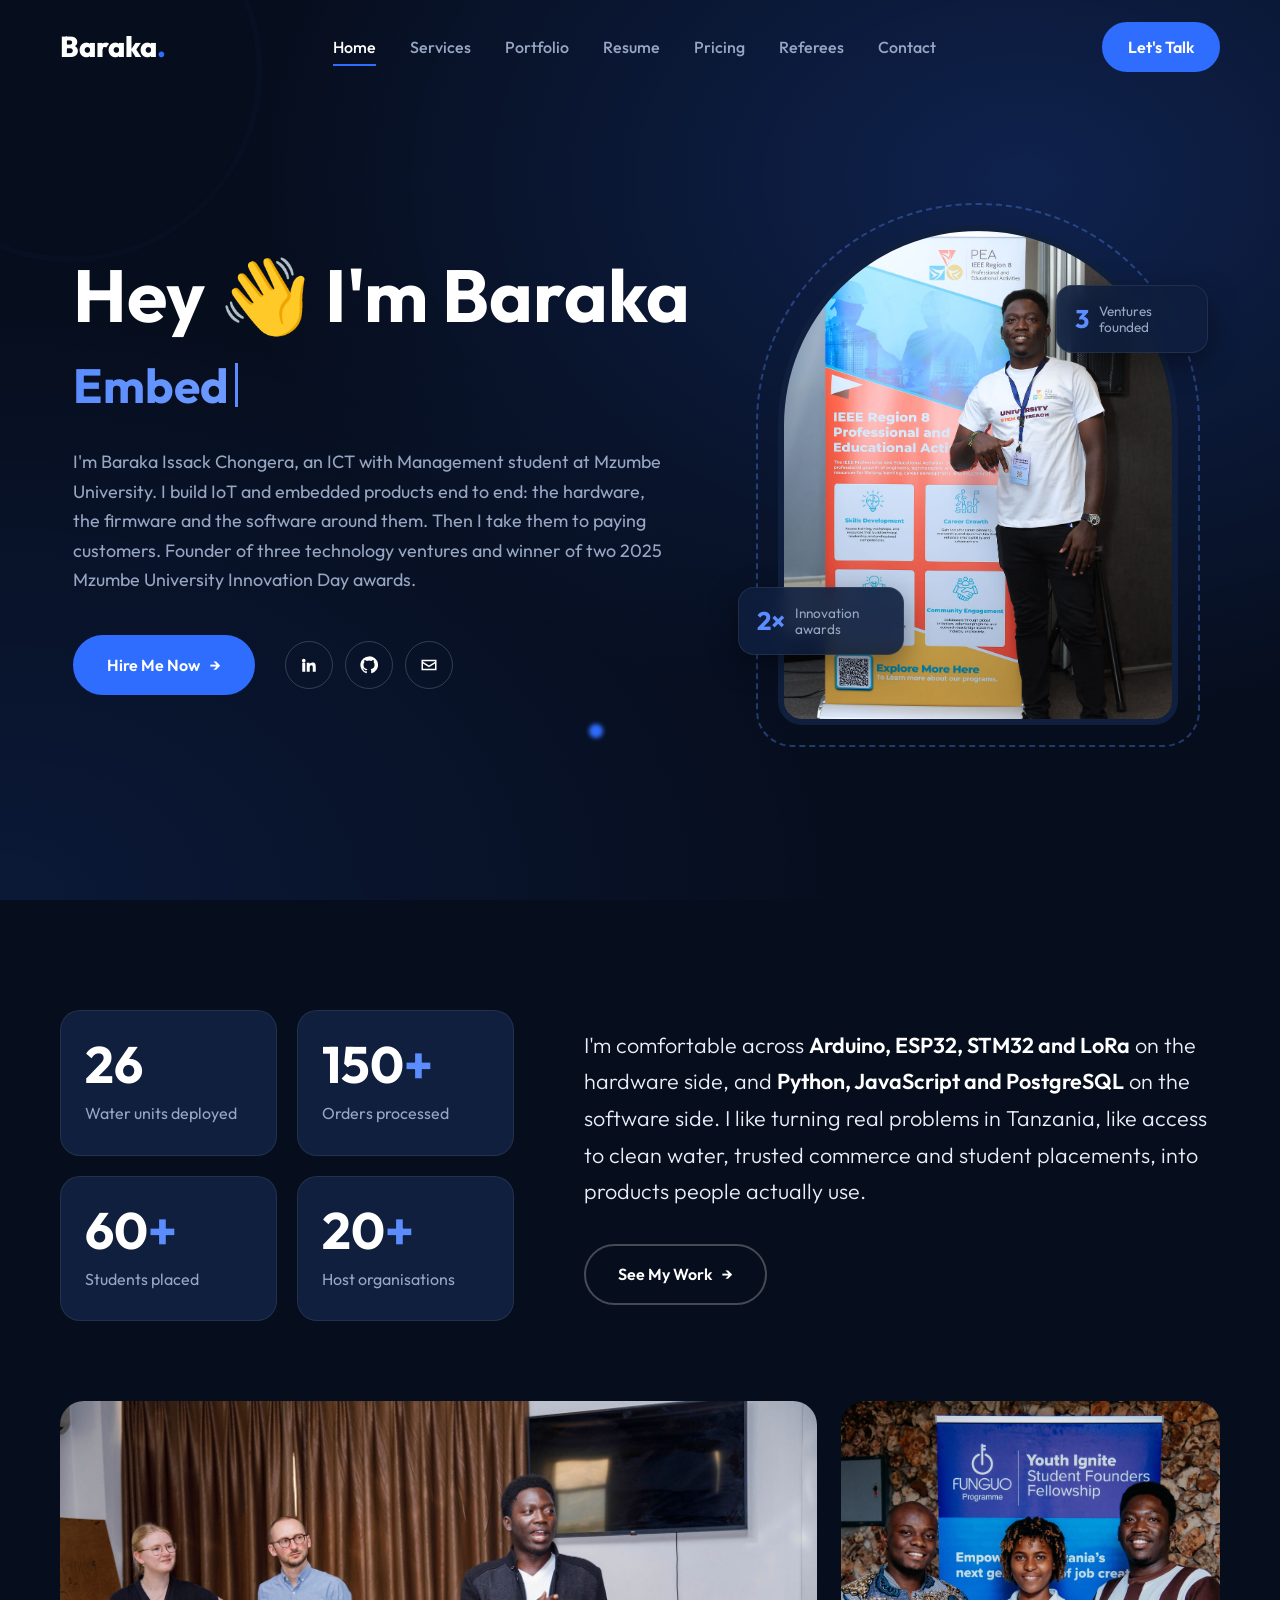
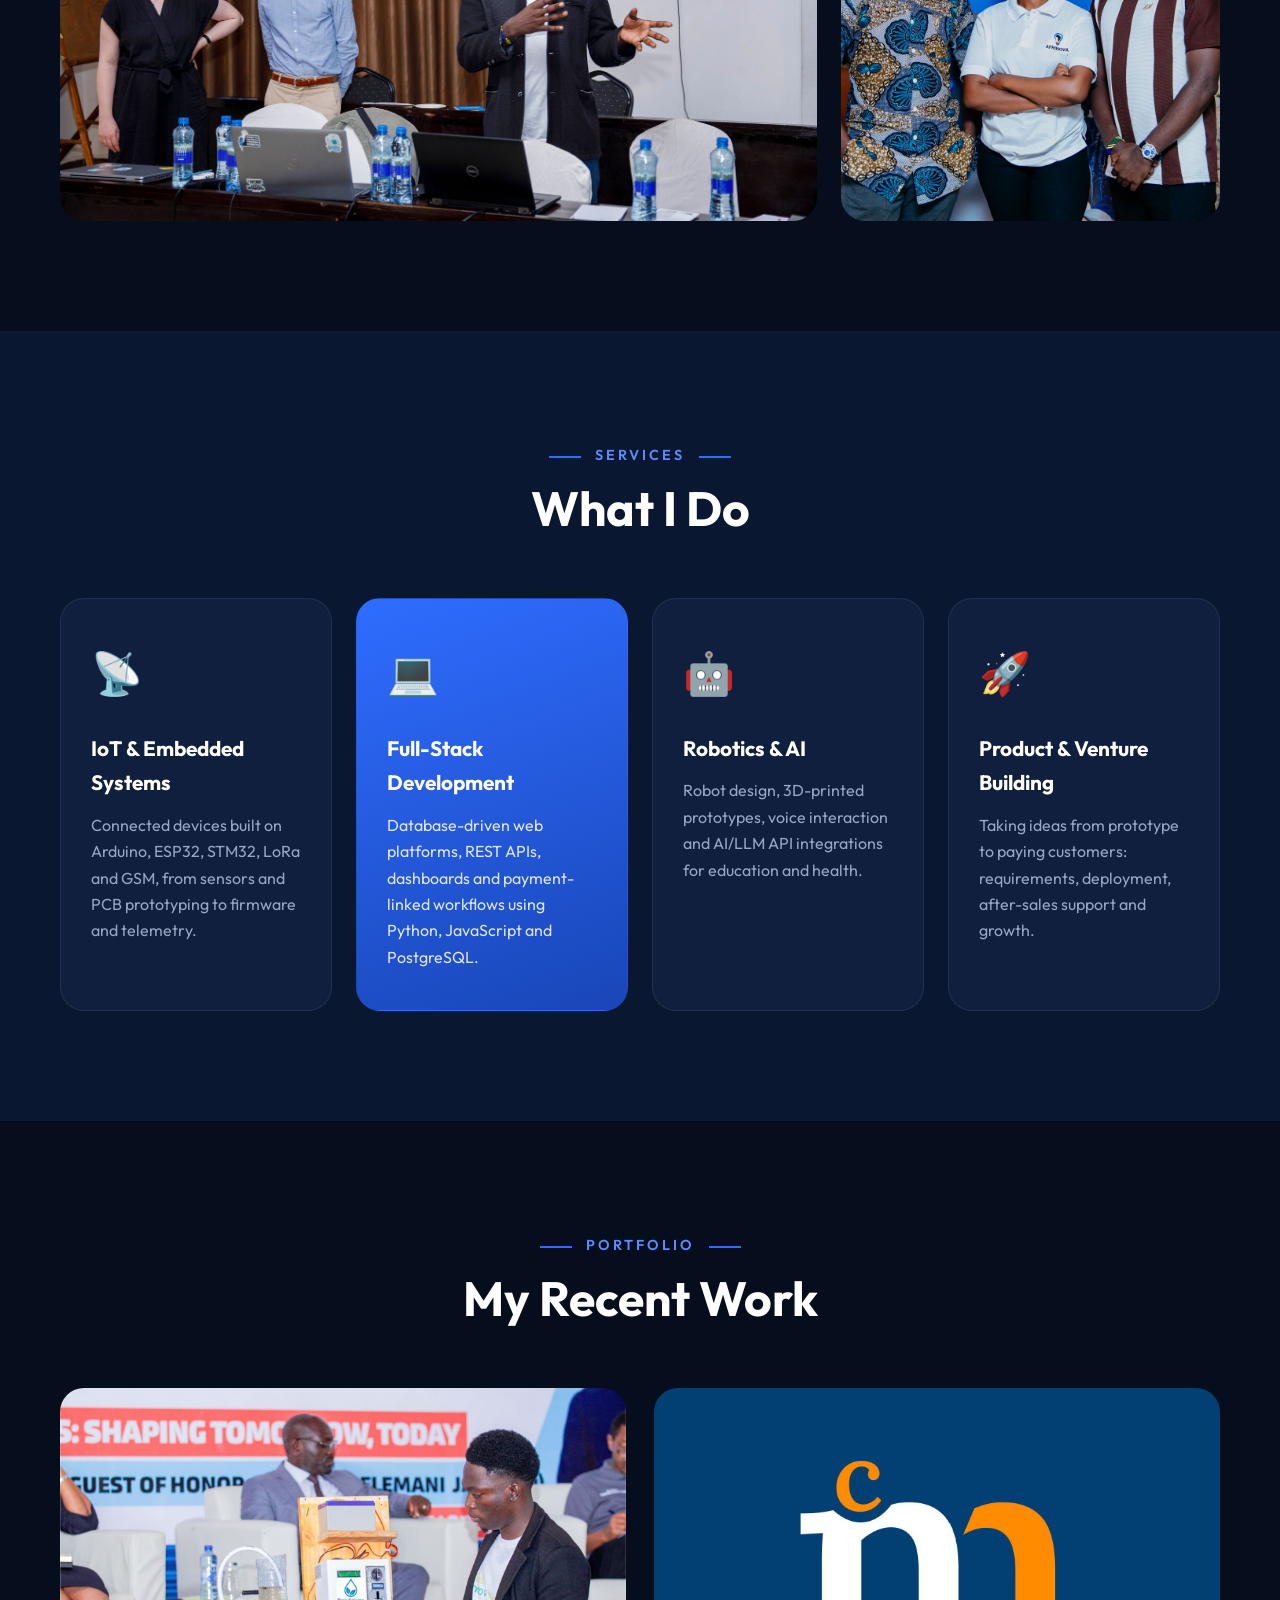
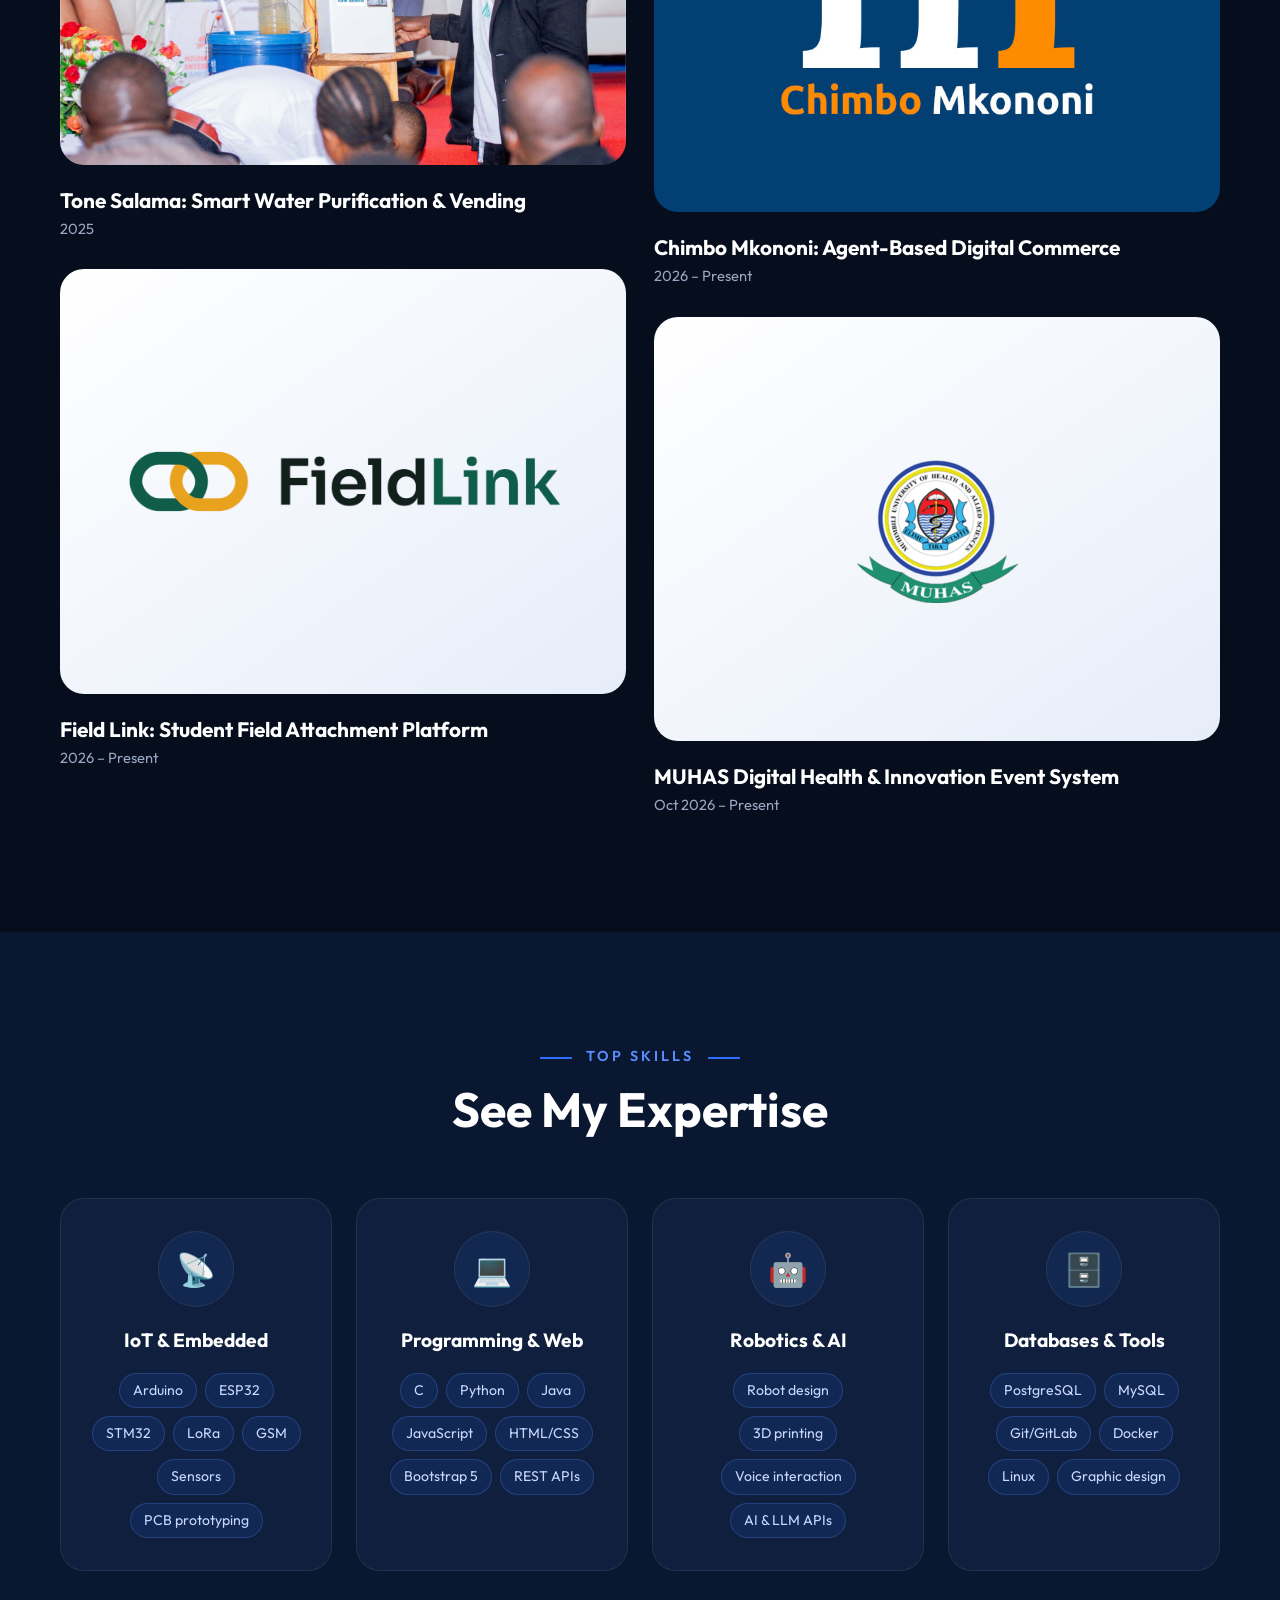
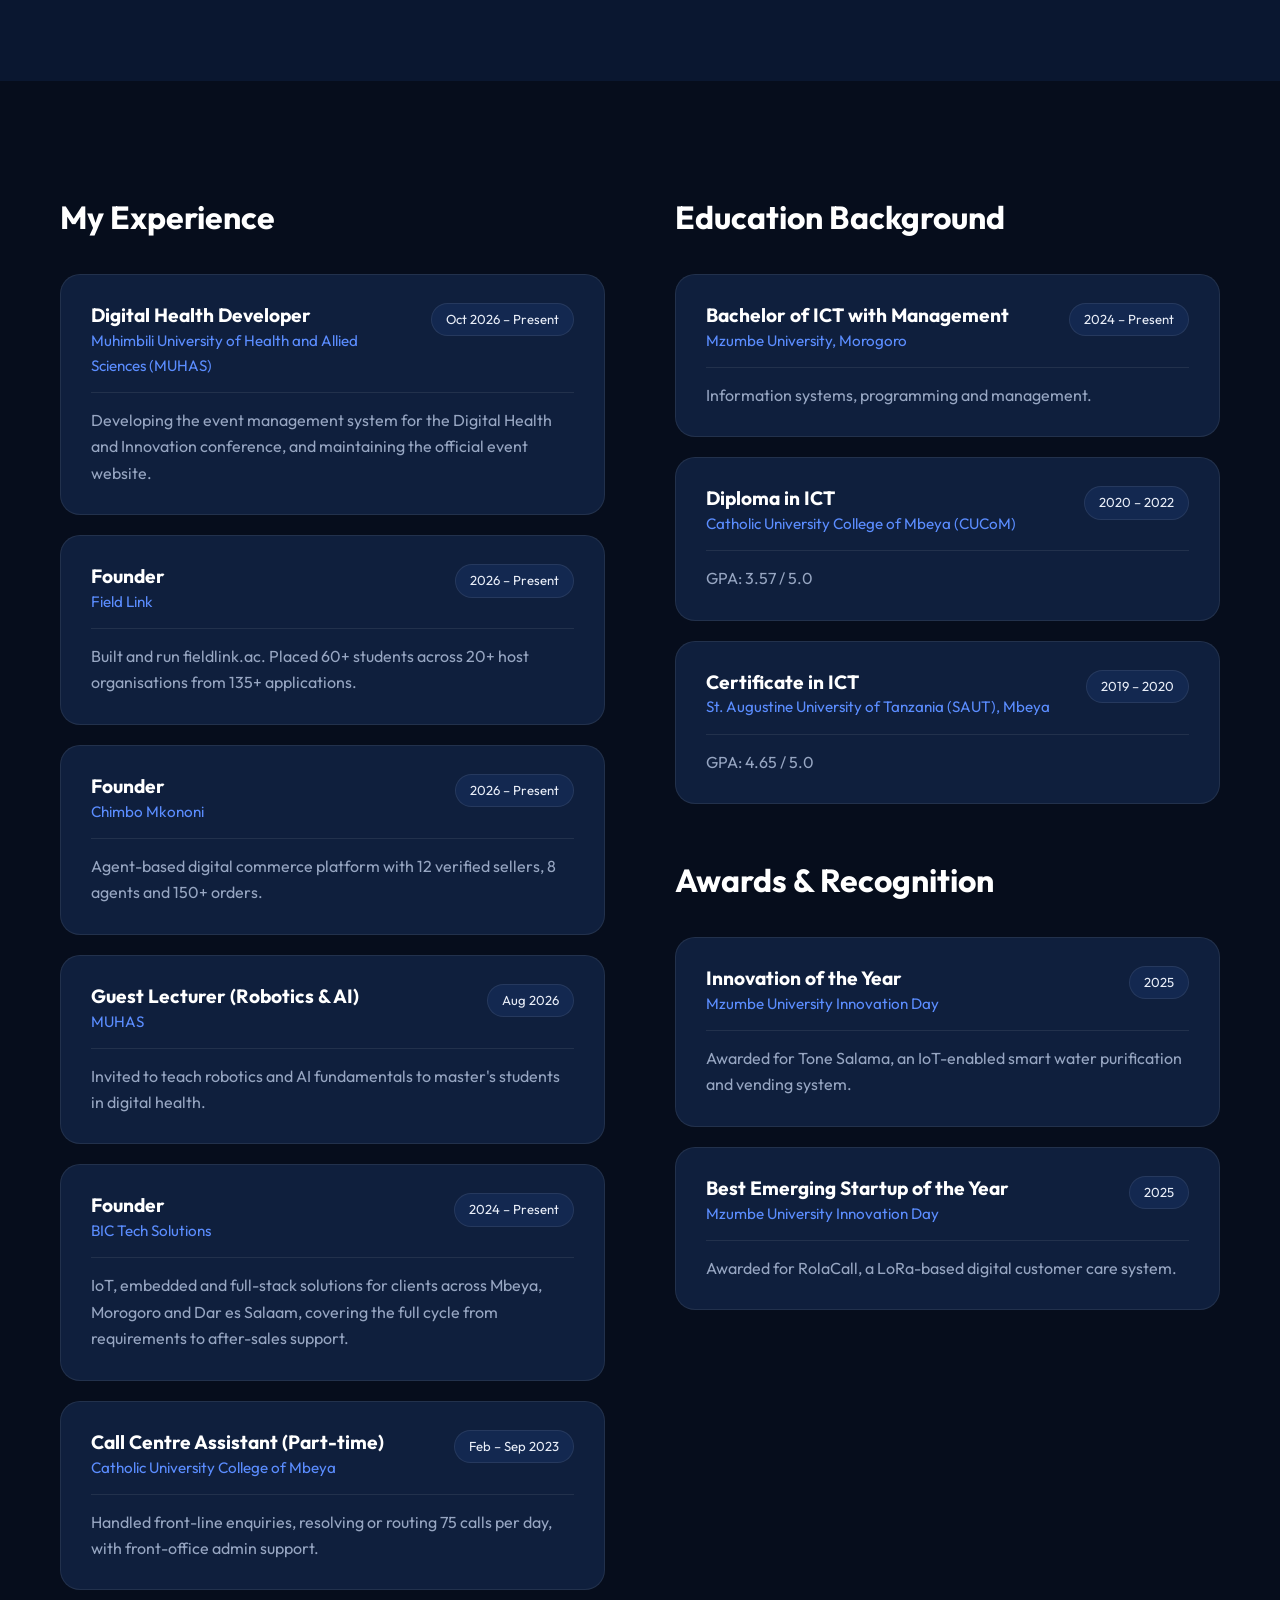
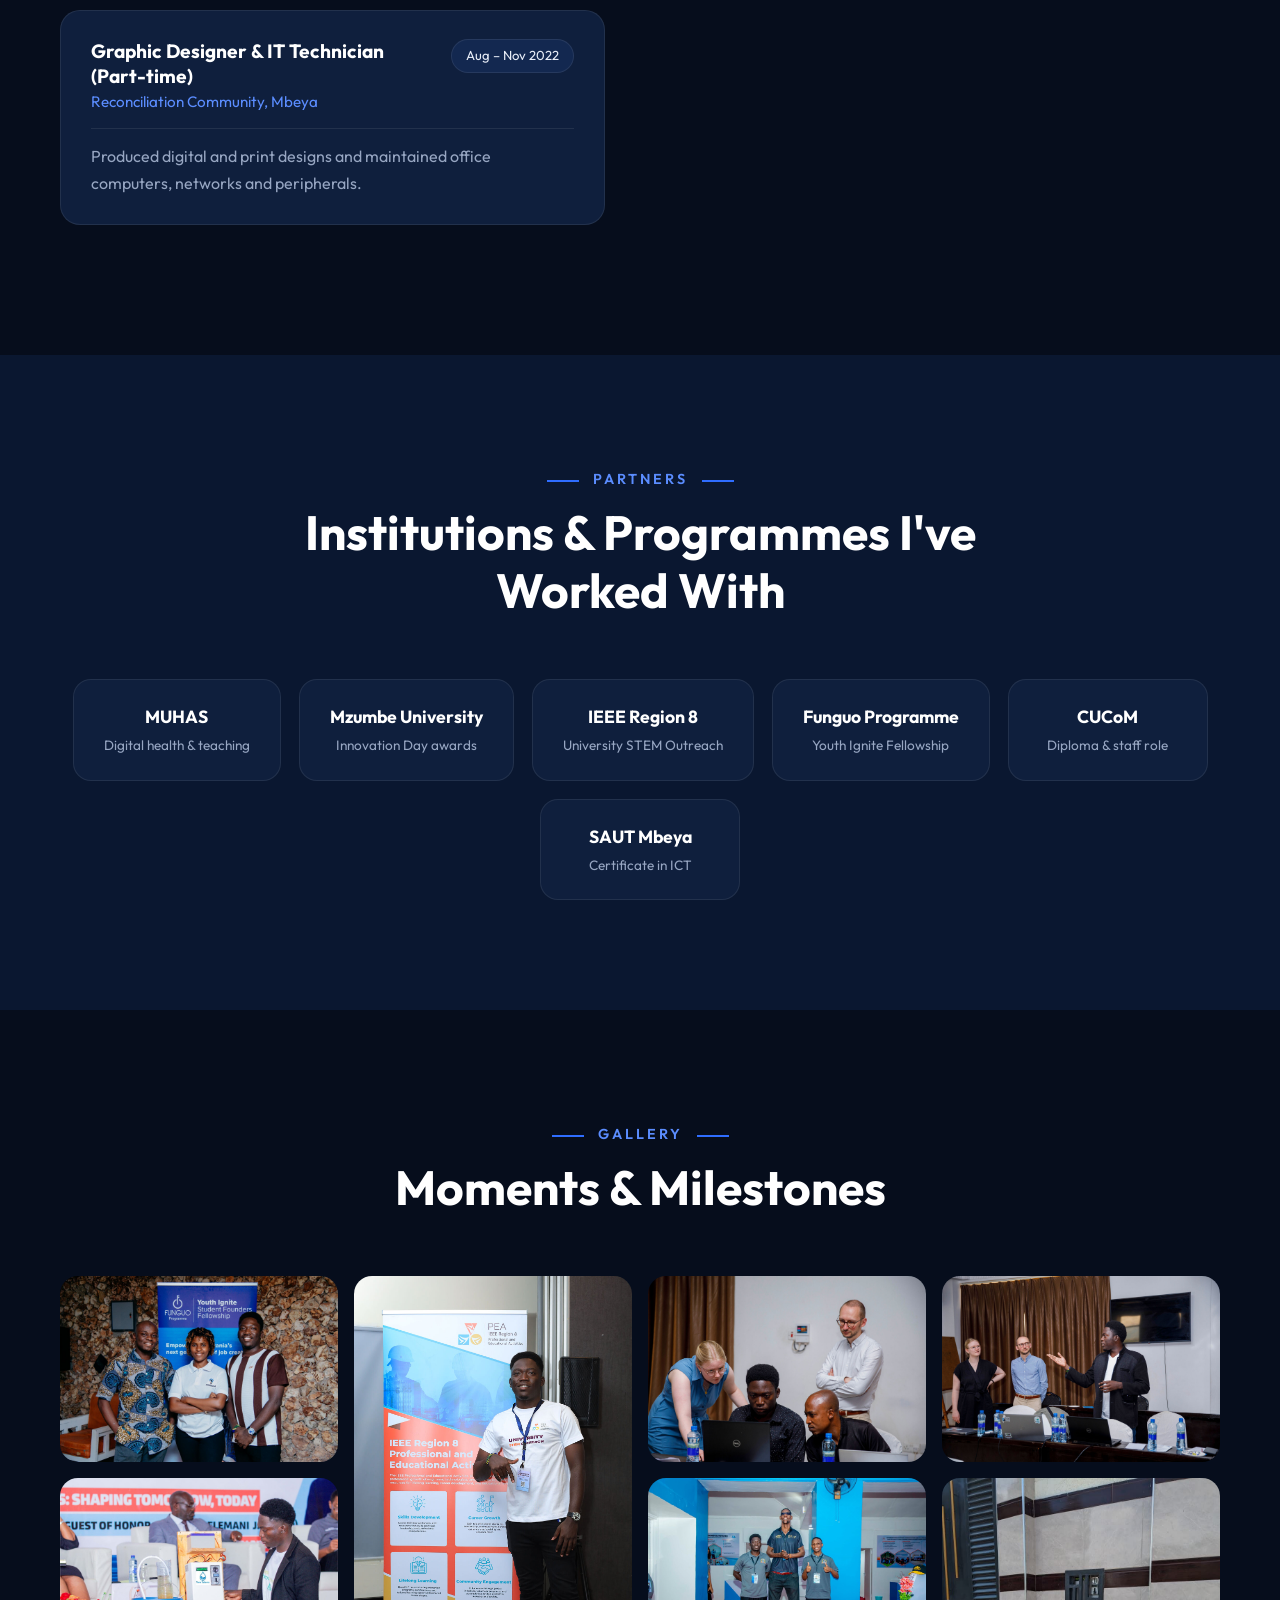
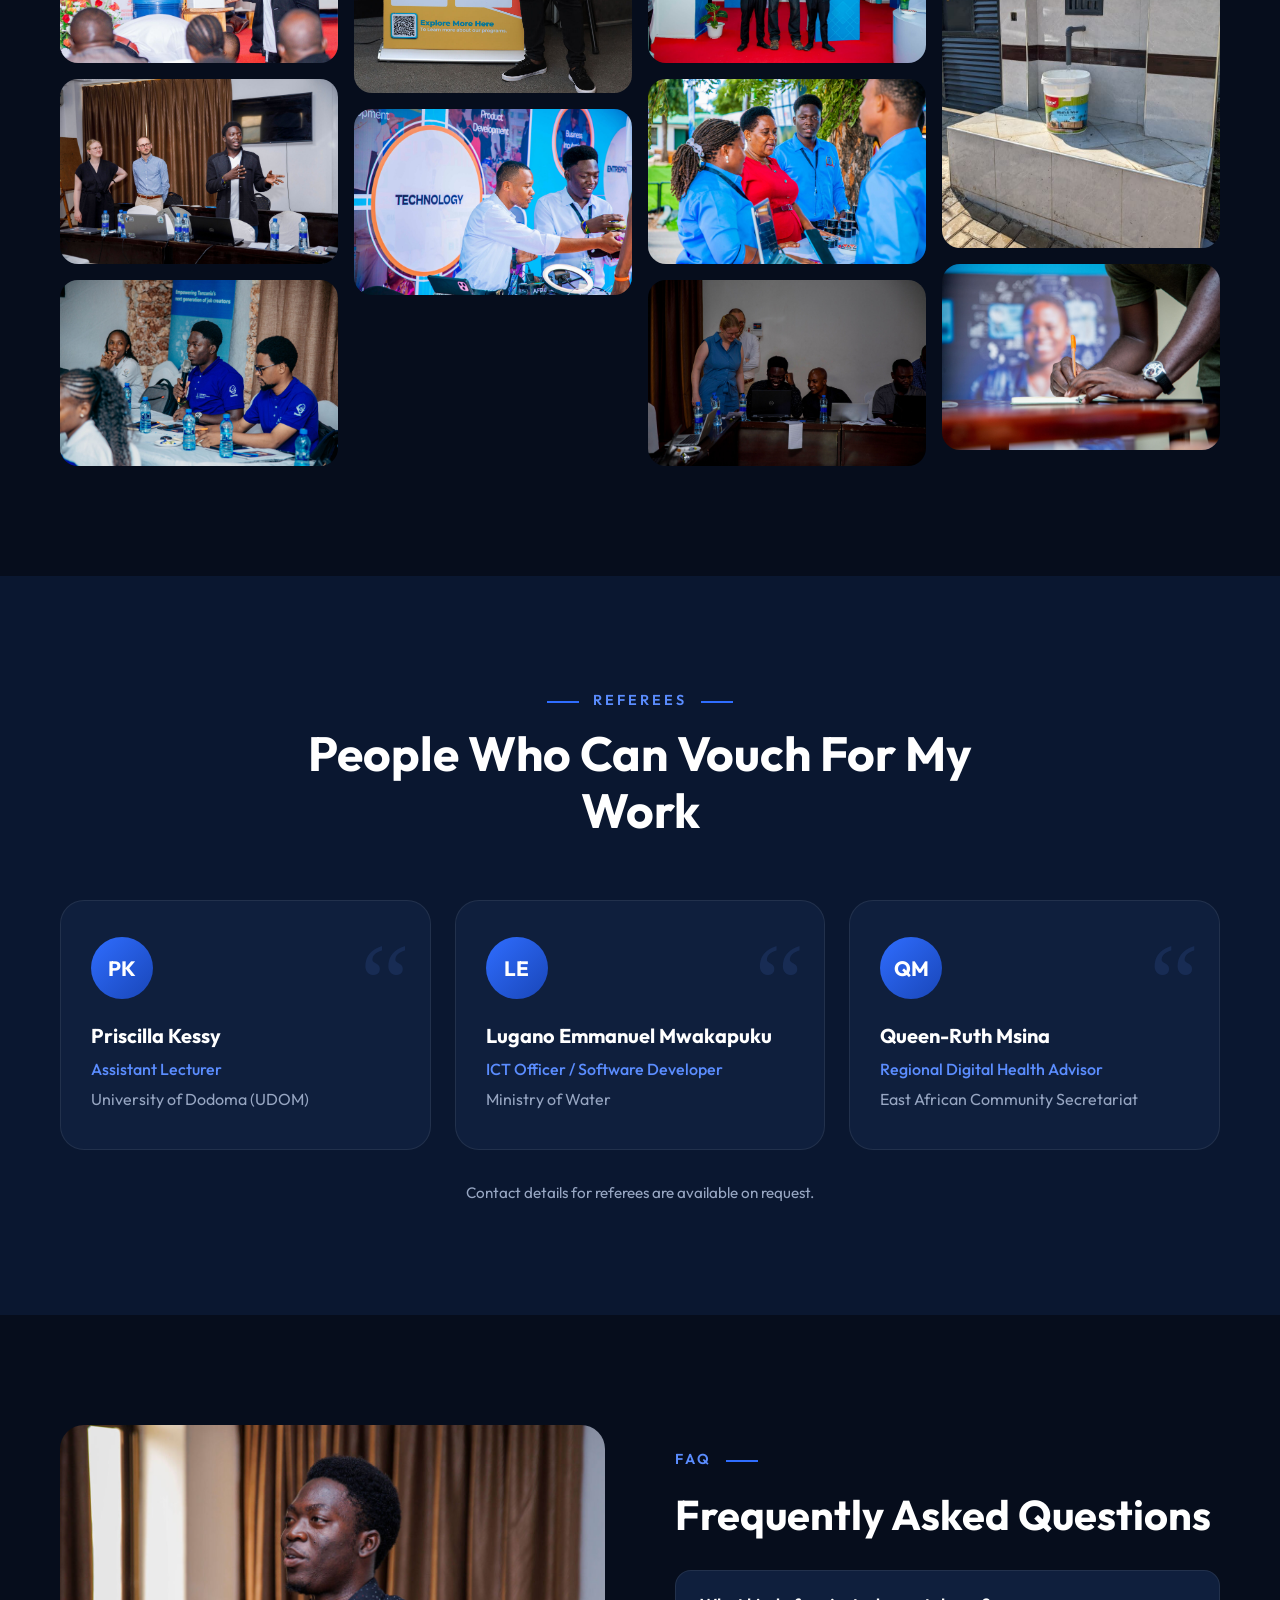
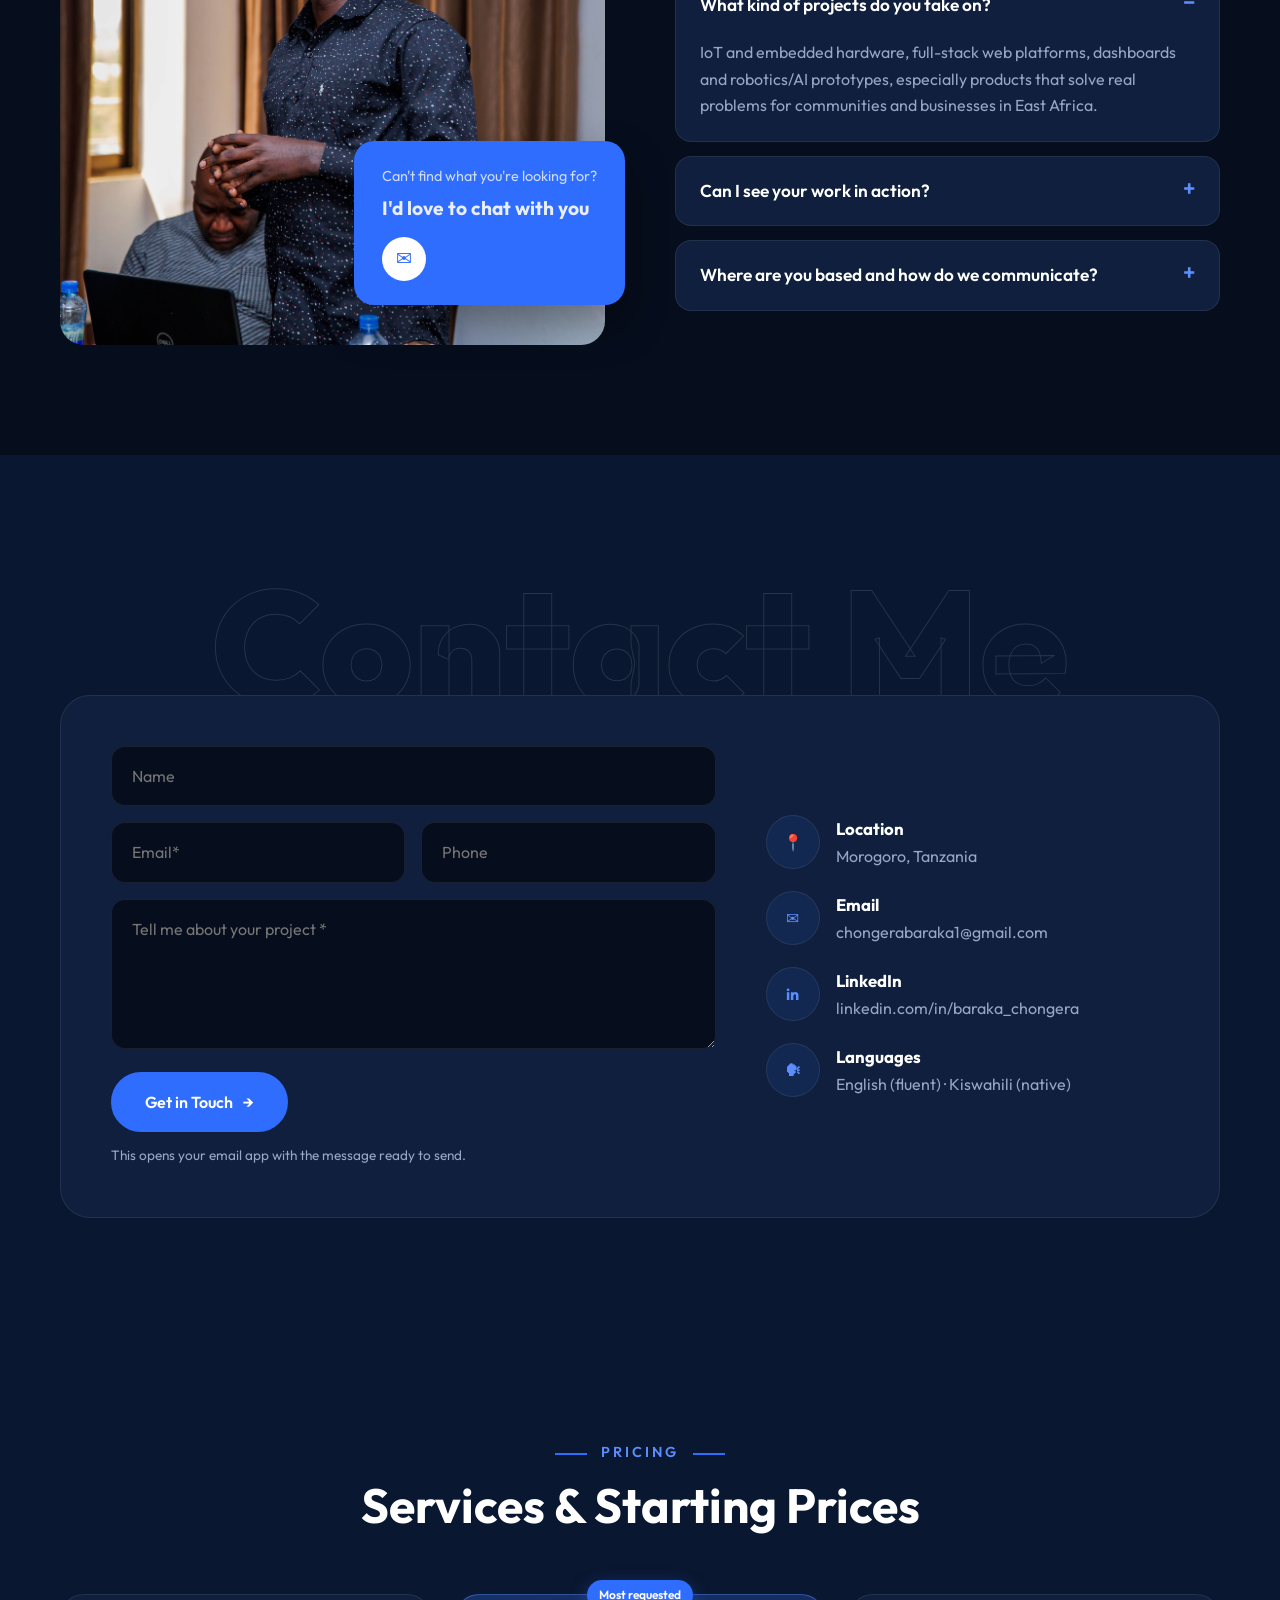
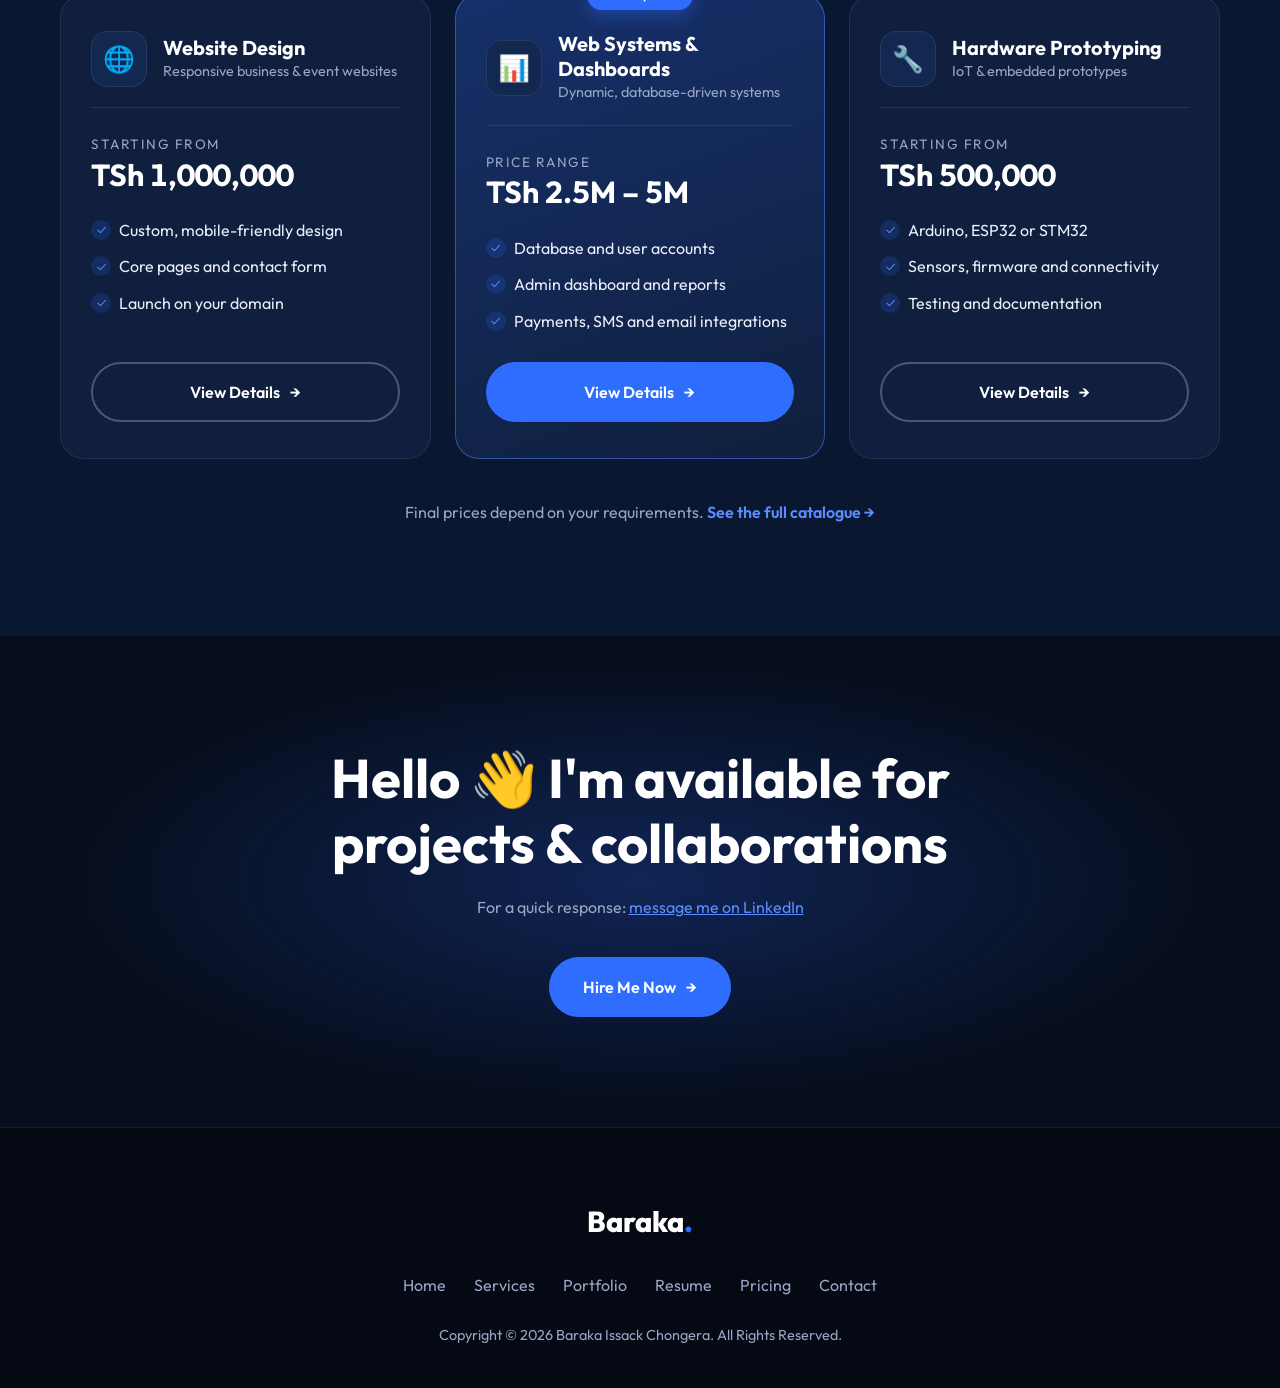
<file: index.html>
<!doctype html>
<html lang="en">
<head>
  <meta charset="utf-8">
  <meta name="viewport" content="width=device-width, initial-scale=1">
  <title>Baraka Chongera Portfolio</title>
  <meta name="description" content="Baraka Issack Chongera: IoT and embedded systems engineer, full-stack developer and technology entrepreneur from Tanzania.">
  <link rel="preconnect" href="https://fonts.googleapis.com">
  <link href="https://fonts.googleapis.com/css2?family=Outfit:wght@300;400;500;600;700;800&display=swap" rel="stylesheet">
  <link rel="stylesheet" href="style.css?v=5">
</head>
<body>

  <!-- Preloader -->
  <div class="preloader" id="preloader"><div class="load-text"><span>L</span><span>o</span><span>a</span><span>d</span><span>i</span><span>n</span><span>g</span></div></div>

  <!-- Header -->
  <header class="navbar" id="navbar">
    <div class="container nav-box">
      <a href="#top" class="brand">Baraka<span>.</span></a>
      <button class="nav-toggle" id="navToggle" aria-label="Open menu"><span></span><span></span><span></span></button>
      <nav class="nav-menu" id="navMenu">
        <a href="#top">Home</a>
        <a href="#services">Services</a>
        <a href="#portfolio">Portfolio</a>
        <a href="#resume">Resume</a>
        <a href="#pricing">Pricing</a>
        <a href="#referees">Referees</a>
        <a href="#contact">Contact</a>
      </nav>
      <a href="#contact" class="btn btn-sm nav-cta">Let's Talk</a>
    </div>
  </header>

  <main id="top">
    <!-- Banner -->
    <section class="banner">
      <div class="shape shape-1"></div><div class="shape shape-2"></div>
      <div class="container banner-grid">
        <div class="banner-info">
          <h1>Hey <span class="wave">👋</span> I'm Baraka</h1>
          <h2 class="rotating"><span id="rotator">IoT Engineer</span><span class="caret"></span></h2>
          <p>I'm Baraka Issack Chongera, an ICT with Management student at Mzumbe University. I build IoT and embedded products end to end: the hardware, the firmware and the software around them. Then I take them to paying customers. Founder of three technology ventures and winner of two 2025 Mzumbe University Innovation Day awards.</p>
          <div class="flex-social">
            <a class="btn" href="#contact">Hire Me Now <span class="arrow">→</span></a>
            <ul class="social" id="social"></ul>
          </div>
        </div>
        <div class="banner-thumb">
          <div class="ring"></div>
          <img src="images/profile.jpg" alt="Baraka Chongera">
          <div class="float-card fc-1"><strong>2×</strong><span>Innovation awards</span></div>
          <div class="float-card fc-2"><strong>3</strong><span>Ventures founded</span></div>
        </div>
      </div>
    </section>

    <!-- About -->
    <section id="about" class="section about">
      <div class="container">
        <div class="about-top">
          <div class="facts">
            <div class="fact"><div class="counter"><span class="timer" data-to="26">26</span></div><span>Water units deployed</span></div>
            <div class="fact"><div class="counter"><span class="timer" data-to="150">150</span><em>+</em></div><span>Orders processed</span></div>
            <div class="fact"><div class="counter"><span class="timer" data-to="60">60</span><em>+</em></div><span>Students placed</span></div>
            <div class="fact"><div class="counter"><span class="timer" data-to="20">20</span><em>+</em></div><span>Host organisations</span></div>
          </div>
          <div class="about-text">
            <p class="big">I'm comfortable across <b>Arduino, ESP32, STM32 and LoRa</b> on the hardware side, and <b>Python, JavaScript and PostgreSQL</b> on the software side. I like turning real problems in Tanzania, like access to clean water, trusted commerce and student placements, into products people actually use.</p>
            <a class="btn btn-border" href="#portfolio">See My Work <span class="arrow">→</span></a>
          </div>
        </div>
        <div class="about-imgs">
          <img src="images/presenting-2.jpg" alt="Baraka presenting at a workshop" loading="lazy">
          <img src="images/funguo-fellowship.jpg" alt="Funguo Youth Ignite fellowship" loading="lazy">
        </div>
      </div>
    </section>

    <!-- Services -->
    <section id="services" class="section alt">
      <div class="container">
        <div class="heading"><h4 class="sub-title">Services</h4><h2 class="title">What I Do</h2></div>
        <div class="services">
          <div class="service"><div class="s-icon">📡</div><h4>IoT &amp; Embedded Systems</h4><p>Connected devices built on Arduino, ESP32, STM32, LoRa and GSM, from sensors and PCB prototyping to firmware and telemetry.</p></div>
          <div class="service active"><div class="s-icon">💻</div><h4>Full-Stack Development</h4><p>Database-driven web platforms, REST APIs, dashboards and payment-linked workflows using Python, JavaScript and PostgreSQL.</p></div>
          <div class="service"><div class="s-icon">🤖</div><h4>Robotics &amp; AI</h4><p>Robot design, 3D-printed prototypes, voice interaction and AI/LLM API integrations for education and health.</p></div>
          <div class="service"><div class="s-icon">🚀</div><h4>Product &amp; Venture Building</h4><p>Taking ideas from prototype to paying customers: requirements, deployment, after-sales support and growth.</p></div>
        </div>
      </div>
    </section>

    <!-- Portfolio -->
    <section id="portfolio" class="section">
      <div class="container">
        <div class="heading"><h4 class="sub-title">Portfolio</h4><h2 class="title">My Recent Work</h2></div>
        <div class="portfolio" id="portfolioGrid"></div>
      </div>
    </section>

    <!-- Skills -->
    <section class="section alt">
      <div class="container">
        <div class="heading"><h4 class="sub-title">Top Skills</h4><h2 class="title">See My Expertise</h2></div>
        <div class="skills" id="skillsGrid"></div>
      </div>
    </section>

    <!-- Resume / Timeline -->
    <section id="resume" class="section">
      <div class="container">
        <div class="timeline-box">
          <div>
            <h2 class="tl-title">My Experience</h2>
            <div class="timeline" id="expTimeline"></div>
          </div>
          <div>
            <h2 class="tl-title">Education Background</h2>
            <div class="timeline" id="eduTimeline"></div>
            <h2 class="tl-title mt">Awards &amp; Recognition</h2>
            <div class="timeline" id="awardTimeline"></div>
          </div>
        </div>
      </div>
    </section>

    <!-- Partners -->
    <section class="section alt partners-area">
      <div class="container">
        <div class="heading"><h4 class="sub-title">Partners</h4><h2 class="title">Institutions &amp; Programmes I've Worked With</h2></div>
        <div class="partners" id="partners"></div>
      </div>
    </section>

    <!-- Gallery -->
    <section id="gallery" class="section">
      <div class="container">
        <div class="heading"><h4 class="sub-title">Gallery</h4><h2 class="title">Moments &amp; Milestones</h2></div>
        <div class="gallery" id="galleryGrid"></div>
      </div>
    </section>

    <!-- Referees -->
    <section id="referees" class="section alt">
      <div class="container">
        <div class="heading"><h4 class="sub-title">Referees</h4><h2 class="title">People Who Can Vouch For My Work</h2></div>
        <div class="referees" id="refereesGrid"></div>
        <p class="ref-note">Contact details for referees are available on request.</p>
      </div>
    </section>

    <!-- FAQ -->
    <section class="section faq-area">
      <div class="container faq-grid">
        <div class="faq-thumb">
          <img src="images/speaking.jpg" alt="Baraka speaking" loading="lazy">
          <div class="chat-card"><p>Can't find what you're looking for?</p><h5>I'd love to chat with you</h5><a href="#contact" aria-label="Contact">✉</a></div>
        </div>
        <div>
          <h4 class="sub-title">FAQ</h4>
          <h2 class="faq-title">Frequently Asked Questions</h2>
          <details open><summary>What kind of projects do you take on?</summary><p>IoT and embedded hardware, full-stack web platforms, dashboards and robotics/AI prototypes, especially products that solve real problems for communities and businesses in East Africa.</p></details>
          <details><summary>Can I see your work in action?</summary><p>Yes. Tone Salama units are deployed in 4 regions, and Field Link and Chimbo Mkononi are live platforms. See the Portfolio section for links.</p></details>
          <details><summary>Where are you based and how do we communicate?</summary><p>I'm based in Morogoro, Tanzania, and work with clients in Mbeya, Morogoro and Dar es Salaam. I communicate in English and Kiswahili by email, LinkedIn or WhatsApp.</p></details>
        </div>
      </div>
    </section>

    <!-- Contact -->
    <section id="contact" class="section alt contact">
      <div class="container">
        <h1 class="fixed-text">Contact Me</h1>
        <div class="contact-grid">
          <form class="contact-form" id="contactForm">
            <input id="cName" placeholder="Name" required>
            <div class="row2"><input id="cEmail" type="email" placeholder="Email*" required><input id="cPhone" placeholder="Phone"></div>
            <textarea id="cMsg" placeholder="Tell me about your project *" required></textarea>
            <button class="btn" type="submit">Get in Touch <span class="arrow">→</span></button>
            <p class="form-note">This opens your email app with the message ready to send.</p>
            <p class="form-sent" id="formSent">If your email app didn't open, email me directly at <b>chongerabaraka1@gmail.com</b>.</p>
          </form>
          <div class="contact-info">
            <div class="ci"><span>📍</span><div><h5>Location</h5><p>Morogoro, Tanzania</p></div></div>
            <div class="ci"><span>✉</span><div><h5>Email</h5><p><a href="mailto:chongerabaraka1@gmail.com">chongerabaraka1@gmail.com</a></p></div></div>
            <div class="ci"><span>in</span><div><h5>LinkedIn</h5><p><a href="https://www.linkedin.com/in/baraka_chongera" target="_blank" rel="noopener">linkedin.com/in/baraka_chongera</a></p></div></div>
            <div class="ci"><span>🗣</span><div><h5>Languages</h5><p>English (fluent) · Kiswahili (native)</p></div></div>
          </div>
        </div>
      </div>
    </section>

    <!-- Pricing -->
    <section id="pricing" class="section alt">
      <div class="container">
        <div class="heading"><h4 class="sub-title">Pricing</h4><h2 class="title">Services &amp; Starting Prices</h2></div>
        <div class="pricing">
          <div class="price-card">
            <div class="price-top"><div class="p-icon">🌐</div><div><h4>Website Design</h4><p>Responsive business &amp; event websites</p></div></div>
            <div class="price"><span>Starting from</span><strong>TSh 1,000,000</strong></div>
            <ul class="ticks"><li>Custom, mobile-friendly design</li><li>Core pages and contact form</li><li>Launch on your domain</li></ul>
            <a class="btn btn-border" href="catalogue.html#web-design">View Details <span class="arrow">→</span></a>
          </div>
          <div class="price-card featured">
            <span class="cat-ribbon">Most requested</span>
            <div class="price-top"><div class="p-icon">📊</div><div><h4>Web Systems &amp; Dashboards</h4><p>Dynamic, database-driven systems</p></div></div>
            <div class="price"><span>Price range</span><strong>TSh 2.5M – 5M</strong></div>
            <ul class="ticks"><li>Database and user accounts</li><li>Admin dashboard and reports</li><li>Payments, SMS and email integrations</li></ul>
            <a class="btn" href="catalogue.html#web-systems">View Details <span class="arrow">→</span></a>
          </div>
          <div class="price-card">
            <div class="price-top"><div class="p-icon">🔧</div><div><h4>Hardware Prototyping</h4><p>IoT &amp; embedded prototypes</p></div></div>
            <div class="price"><span>Starting from</span><strong>TSh 500,000</strong></div>
            <ul class="ticks"><li>Arduino, ESP32 or STM32</li><li>Sensors, firmware and connectivity</li><li>Testing and documentation</li></ul>
            <a class="btn btn-border" href="catalogue.html#hardware">View Details <span class="arrow">→</span></a>
          </div>
        </div>
        <p class="pricing-more">Final prices depend on your requirements. <a href="catalogue.html">See the full catalogue →</a></p>
      </div>
    </section>

    <!-- Promo -->
    <section class="section promo">
      <div class="container">
        <h2>Hello 👋 I'm available for projects &amp; collaborations</h2>
        <h4>For a quick response: <a href="https://www.linkedin.com/in/baraka_chongera" target="_blank" rel="noopener">message me on LinkedIn</a></h4>
        <a class="btn" href="#contact">Hire Me Now <span class="arrow">→</span></a>
      </div>
    </section>
  </main>

  <footer class="footer">
    <div class="container">
      <a href="#top" class="brand">Baraka<span>.</span></a>
      <ul class="foot-menu">
        <li><a href="#top">Home</a></li><li><a href="#services">Services</a></li><li><a href="#portfolio">Portfolio</a></li><li><a href="#resume">Resume</a></li><li><a href="catalogue.html">Pricing</a></li><li><a href="#contact">Contact</a></li>
      </ul>
      <p>Copyright © <span id="year"></span> Baraka Issack Chongera. All Rights Reserved.</p>
    </div>
  </footer>

  <!-- Project modal -->
  <div class="modal" id="modal" hidden>
    <div class="modal-card">
      <button class="modal-close" id="modalClose" aria-label="Close">×</button>
      <div class="modal-body" id="modalBody"></div>
    </div>
  </div>

  <!-- Lightbox -->
  <div class="lightbox" id="lightbox" hidden><button class="modal-close" aria-label="Close">×</button><img alt=""><p class="caption"></p></div>

  <script src="script.js?v=5"></script>
</body>
</html>
</file>
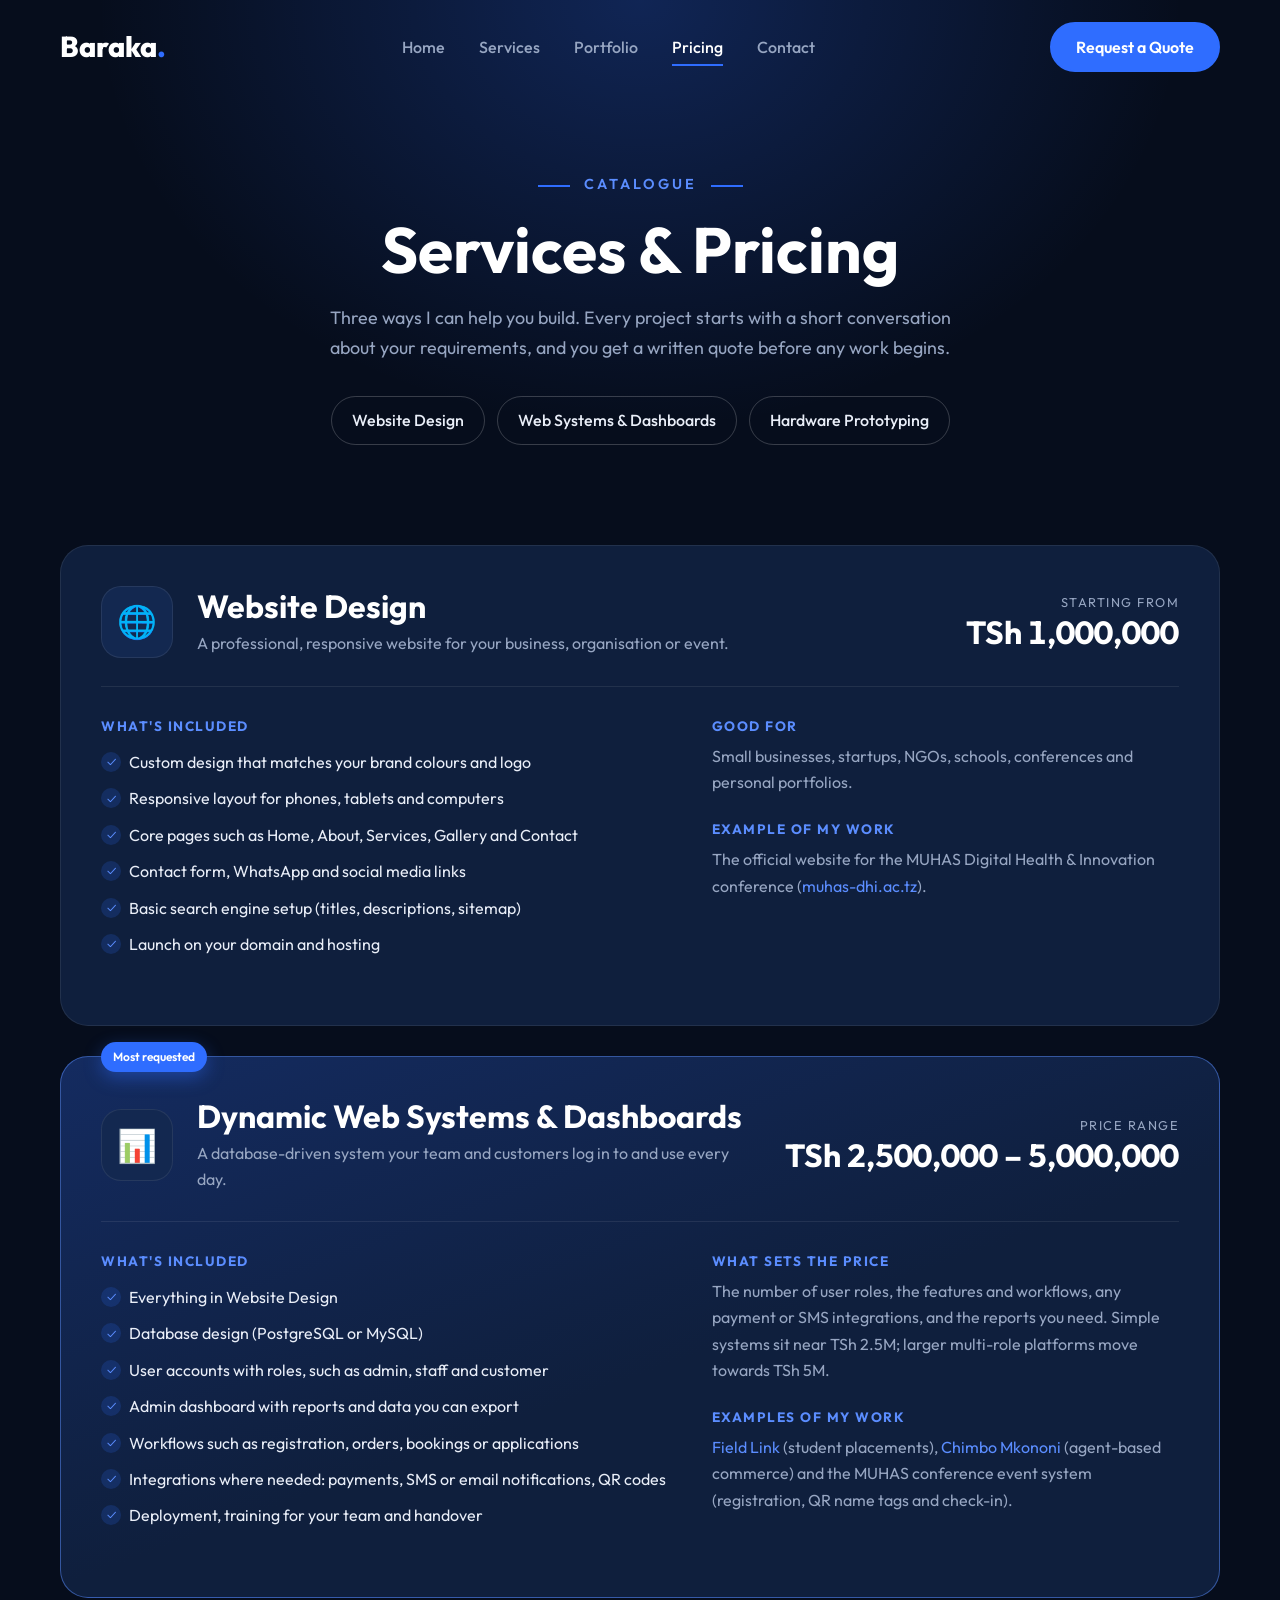
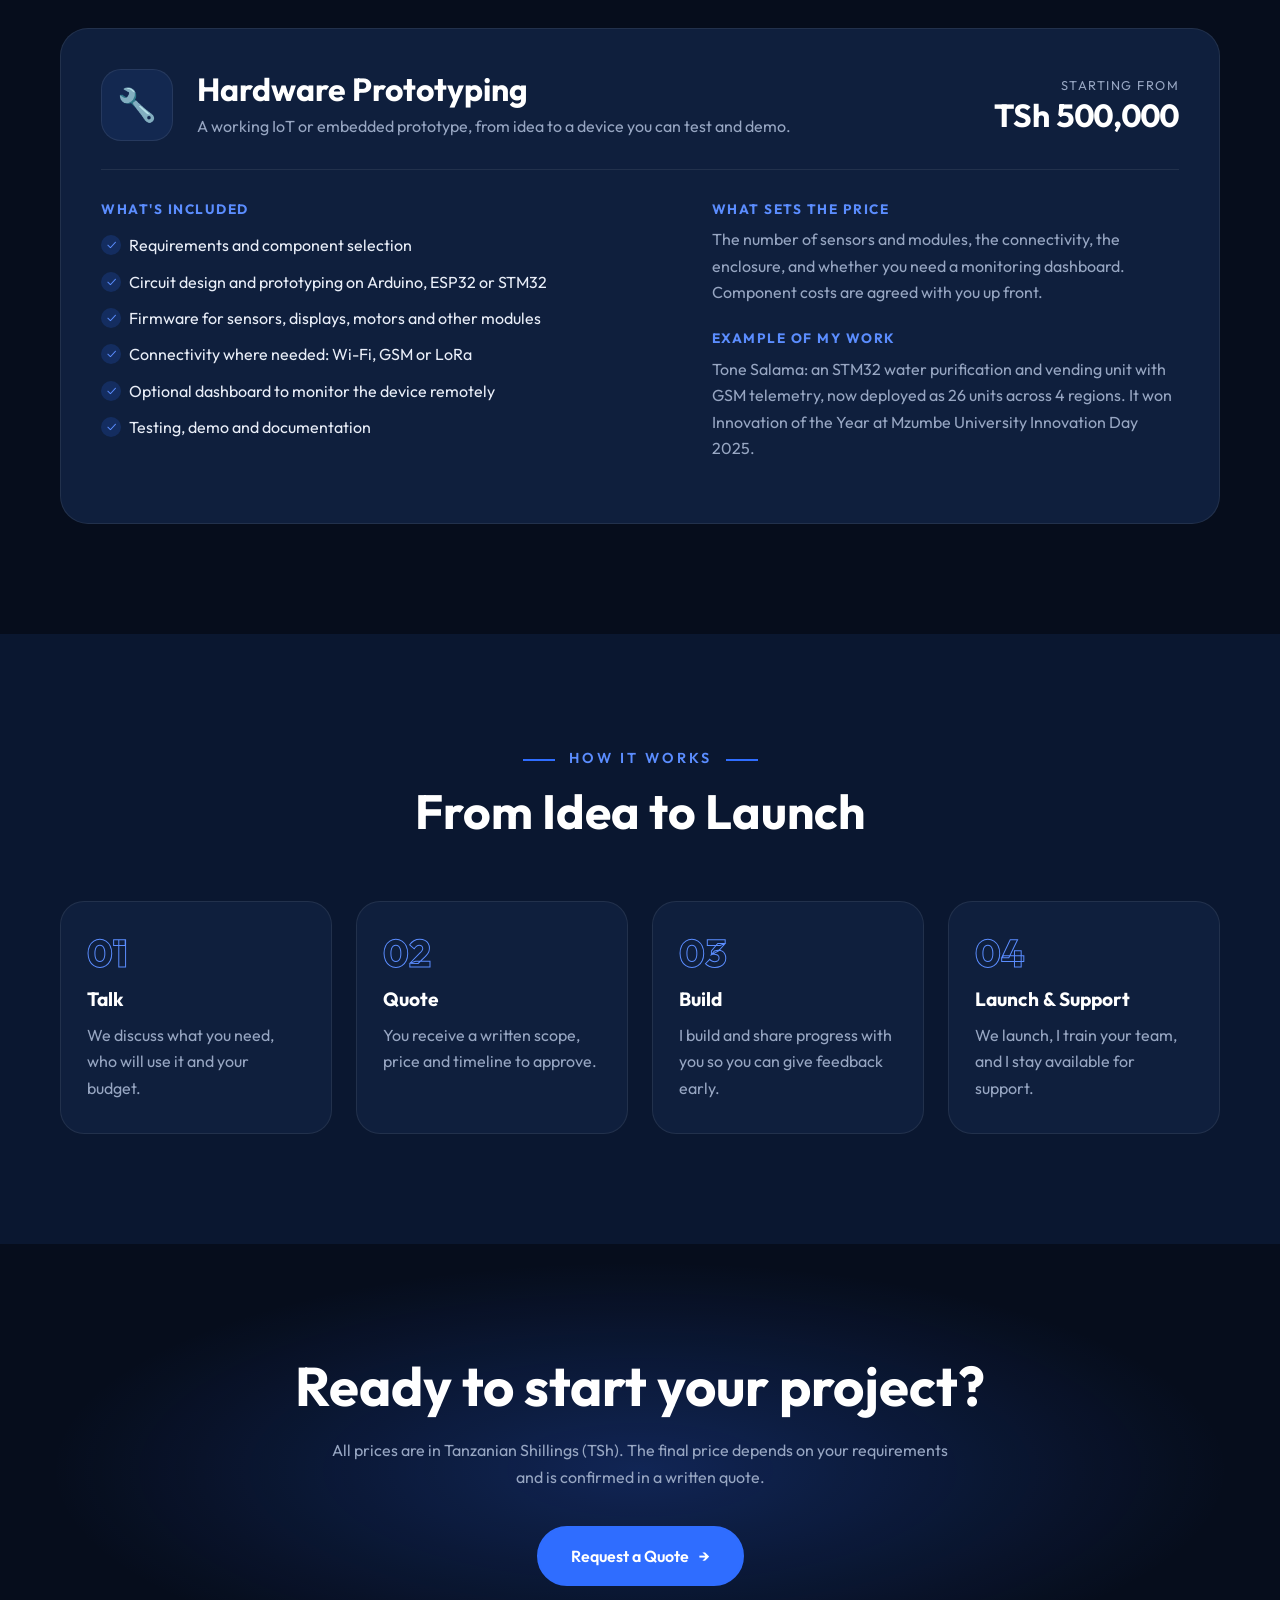
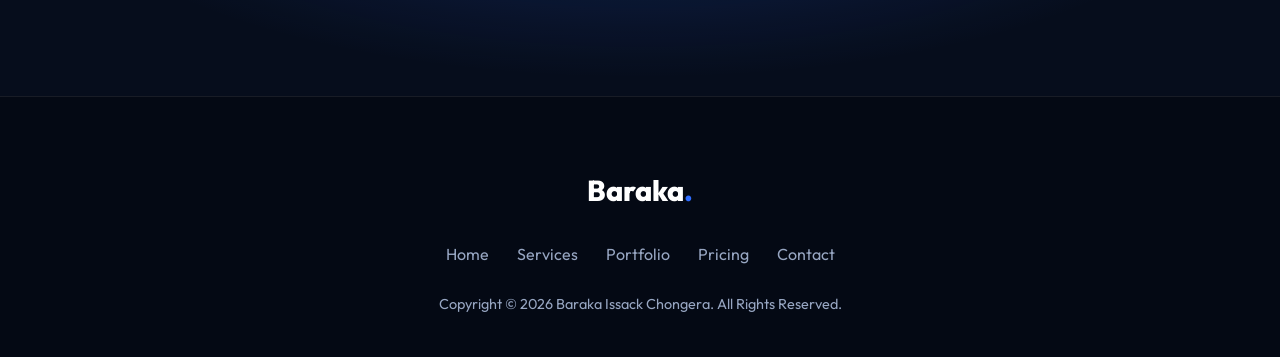
<file: catalogue.html>
<!doctype html>
<html lang="en">
<head>
  <meta charset="utf-8">
  <meta name="viewport" content="width=device-width, initial-scale=1">
  <title>Baraka Chongera Services Catalogue</title>
  <meta name="description" content="Services and pricing from Baraka Issack Chongera: website design, dynamic web systems with dashboards, and hardware prototyping.">
  <link rel="preconnect" href="https://fonts.googleapis.com">
  <link href="https://fonts.googleapis.com/css2?family=Outfit:wght@300;400;500;600;700;800&display=swap" rel="stylesheet">
  <link rel="stylesheet" href="style.css?v=5">
</head>
<body>

  <header class="navbar" id="navbar">
    <div class="container nav-box">
      <a href="index.html" class="brand">Baraka<span>.</span></a>
      <button class="nav-toggle" id="navToggle" aria-label="Open menu"><span></span><span></span><span></span></button>
      <nav class="nav-menu" id="navMenu">
        <a href="index.html">Home</a>
        <a href="index.html#services">Services</a>
        <a href="index.html#portfolio">Portfolio</a>
        <a href="catalogue.html" class="active">Pricing</a>
        <a href="index.html#contact">Contact</a>
      </nav>
      <a href="index.html#contact" class="btn btn-sm nav-cta">Request a Quote</a>
    </div>
  </header>

  <main>
    <!-- Hero -->
    <section class="cat-hero">
      <div class="container">
        <h4 class="sub-title">Catalogue</h4>
        <h1>Services &amp; Pricing</h1>
        <p>Three ways I can help you build. Every project starts with a short conversation about your requirements, and you get a written quote before any work begins.</p>
        <div class="cat-jump">
          <a href="#web-design">Website Design</a>
          <a href="#web-systems">Web Systems &amp; Dashboards</a>
          <a href="#hardware">Hardware Prototyping</a>
        </div>
      </div>
    </section>

    <!-- Packages -->
    <section class="section cat-list">
      <div class="container">

        <article class="cat-item" id="web-design">
          <div class="cat-head">
            <div class="cat-icon">🌐</div>
            <div>
              <h2>Website Design</h2>
              <p class="cat-tag">A professional, responsive website for your business, organisation or event.</p>
            </div>
            <div class="cat-price"><span>Starting from</span><strong>TSh 1,000,000</strong></div>
          </div>
          <div class="cat-body">
            <div>
              <h5>What's included</h5>
              <ul class="ticks">
                <li>Custom design that matches your brand colours and logo</li>
                <li>Responsive layout for phones, tablets and computers</li>
                <li>Core pages such as Home, About, Services, Gallery and Contact</li>
                <li>Contact form, WhatsApp and social media links</li>
                <li>Basic search engine setup (titles, descriptions, sitemap)</li>
                <li>Launch on your domain and hosting</li>
              </ul>
            </div>
            <div>
              <h5>Good for</h5>
              <p>Small businesses, startups, NGOs, schools, conferences and personal portfolios.</p>
              <h5>Example of my work</h5>
              <p>The official website for the MUHAS Digital Health &amp; Innovation conference (<a href="https://muhas-dhi.ac.tz" target="_blank" rel="noopener">muhas-dhi.ac.tz</a>).</p>
            </div>
          </div>
        </article>

        <article class="cat-item featured" id="web-systems">
          <span class="cat-ribbon">Most requested</span>
          <div class="cat-head">
            <div class="cat-icon">📊</div>
            <div>
              <h2>Dynamic Web Systems &amp; Dashboards</h2>
              <p class="cat-tag">A database-driven system your team and customers log in to and use every day.</p>
            </div>
            <div class="cat-price"><span>Price range</span><strong>TSh 2,500,000 – 5,000,000</strong></div>
          </div>
          <div class="cat-body">
            <div>
              <h5>What's included</h5>
              <ul class="ticks">
                <li>Everything in Website Design</li>
                <li>Database design (PostgreSQL or MySQL)</li>
                <li>User accounts with roles, such as admin, staff and customer</li>
                <li>Admin dashboard with reports and data you can export</li>
                <li>Workflows such as registration, orders, bookings or applications</li>
                <li>Integrations where needed: payments, SMS or email notifications, QR codes</li>
                <li>Deployment, training for your team and handover</li>
              </ul>
            </div>
            <div>
              <h5>What sets the price</h5>
              <p>The number of user roles, the features and workflows, any payment or SMS integrations, and the reports you need. Simple systems sit near TSh 2.5M; larger multi-role platforms move towards TSh 5M.</p>
              <h5>Examples of my work</h5>
              <p><a href="https://fieldlink.ac" target="_blank" rel="noopener">Field Link</a> (student placements), <a href="https://chimbomkononi.com" target="_blank" rel="noopener">Chimbo Mkononi</a> (agent-based commerce) and the MUHAS conference event system (registration, QR name tags and check-in).</p>
            </div>
          </div>
        </article>

        <article class="cat-item" id="hardware">
          <div class="cat-head">
            <div class="cat-icon">🔧</div>
            <div>
              <h2>Hardware Prototyping</h2>
              <p class="cat-tag">A working IoT or embedded prototype, from idea to a device you can test and demo.</p>
            </div>
            <div class="cat-price"><span>Starting from</span><strong>TSh 500,000</strong></div>
          </div>
          <div class="cat-body">
            <div>
              <h5>What's included</h5>
              <ul class="ticks">
                <li>Requirements and component selection</li>
                <li>Circuit design and prototyping on Arduino, ESP32 or STM32</li>
                <li>Firmware for sensors, displays, motors and other modules</li>
                <li>Connectivity where needed: Wi-Fi, GSM or LoRa</li>
                <li>Optional dashboard to monitor the device remotely</li>
                <li>Testing, demo and documentation</li>
              </ul>
            </div>
            <div>
              <h5>What sets the price</h5>
              <p>The number of sensors and modules, the connectivity, the enclosure, and whether you need a monitoring dashboard. Component costs are agreed with you up front.</p>
              <h5>Example of my work</h5>
              <p>Tone Salama: an STM32 water purification and vending unit with GSM telemetry, now deployed as 26 units across 4 regions. It won Innovation of the Year at Mzumbe University Innovation Day 2025.</p>
            </div>
          </div>
        </article>

      </div>
    </section>

    <!-- Process -->
    <section class="section alt">
      <div class="container">
        <div class="heading"><h4 class="sub-title">How It Works</h4><h2 class="title">From Idea to Launch</h2></div>
        <ol class="steps">
          <li><h4>Talk</h4><p>We discuss what you need, who will use it and your budget.</p></li>
          <li><h4>Quote</h4><p>You receive a written scope, price and timeline to approve.</p></li>
          <li><h4>Build</h4><p>I build and share progress with you so you can give feedback early.</p></li>
          <li><h4>Launch &amp; Support</h4><p>We launch, I train your team, and I stay available for support.</p></li>
        </ol>
      </div>
    </section>

    <!-- Notes + CTA -->
    <section class="section promo">
      <div class="container">
        <h2>Ready to start your project?</h2>
        <h4>All prices are in Tanzanian Shillings (TSh). The final price depends on your requirements and is confirmed in a written quote.</h4>
        <a class="btn" href="index.html#contact">Request a Quote <span class="arrow">→</span></a>
      </div>
    </section>
  </main>

  <footer class="footer">
    <div class="container">
      <a href="index.html" class="brand">Baraka<span>.</span></a>
      <ul class="foot-menu">
        <li><a href="index.html">Home</a></li><li><a href="index.html#services">Services</a></li><li><a href="index.html#portfolio">Portfolio</a></li><li><a href="catalogue.html">Pricing</a></li><li><a href="index.html#contact">Contact</a></li>
      </ul>
      <p>Copyright © <span id="year"></span> Baraka Issack Chongera. All Rights Reserved.</p>
    </div>
  </footer>

  <script>
    const nav = document.getElementById("navbar"), menu = document.getElementById("navMenu");
    const onScroll = () => nav.classList.toggle("sticky", window.scrollY > 40);
    window.addEventListener("scroll", onScroll); onScroll();
    document.getElementById("navToggle").onclick = () => menu.classList.toggle("open");
    menu.querySelectorAll("a").forEach((a) => a.addEventListener("click", () => menu.classList.remove("open")));
    document.getElementById("year").textContent = new Date().getFullYear();
  </script>
</body>
</html>
</file>
<file: style.css>
:root{
  color-scheme:dark;
  --bg:#060d1c; --bg-2:#0a1730; --card:#0f1f3d; --card-2:#132850;
  --line:rgba(255,255,255,.08); --text:#e9eef8; --muted:#97a6c2;
  --blue:#2f6dff; --blue-2:#5b8dff; --white:#fff;
}
*{box-sizing:border-box;margin:0;padding:0}
html{scroll-behavior:smooth}
body{font-family:Outfit,system-ui,sans-serif;background:var(--bg);color:var(--text);line-height:1.65;overflow-x:hidden}
a{color:inherit;text-decoration:none}
img{display:block;max-width:100%}
.container{max-width:1200px;margin:0 auto;padding:0 20px}
.section{padding:110px 0;position:relative}
.section.alt{background:var(--bg-2)}

/* Preloader */
.preloader{position:fixed;inset:0;background:var(--bg);z-index:999;display:flex;align-items:center;justify-content:center;transition:transform .8s cubic-bezier(.77,0,.18,1)}
.preloader.done{transform:translateY(-100%)}
.load-text span{display:inline-block;font-size:2.4rem;font-weight:700;letter-spacing:6px;color:var(--white);animation:bounce 1s infinite}
.load-text span:nth-child(n){animation-delay:calc(var(--i,0)*.1s)}
@keyframes bounce{0%,100%{opacity:.25;transform:translateY(0)}50%{opacity:1;transform:translateY(-8px)}}

/* Buttons */
.btn{display:inline-flex;align-items:center;gap:10px;background:var(--blue);color:#fff;padding:15px 32px;border-radius:50px;font-weight:600;border:2px solid var(--blue);cursor:pointer;font:inherit;font-weight:600;transition:.3s}
.btn:hover{background:transparent;color:var(--white);border-color:var(--white)}
.btn .arrow{transition:transform .3s}.btn:hover .arrow{transform:translateX(4px)}
.btn-border{background:transparent;border-color:var(--line);border-color:rgba(255,255,255,.25)}
.btn-border:hover{background:var(--blue);border-color:var(--blue)}
.btn-sm{padding:10px 24px}

/* Navbar */
.navbar{position:fixed;top:0;padding-top:calc(22px + env(safe-area-inset-top,0px));left:0;right:0;z-index:100;padding:22px 0;transition:.3s}
.navbar.sticky{background:rgba(6,13,28,.92);backdrop-filter:blur(12px);padding:14px 0;box-shadow:0 6px 30px rgba(0,0,0,.35)}
.nav-box{display:flex;align-items:center;justify-content:space-between;gap:20px}
.brand{font-size:1.8rem;font-weight:800;color:var(--white)}.brand span{color:var(--blue)}
.nav-menu{display:flex;gap:34px}
.nav-menu a{font-weight:500;color:var(--muted);position:relative;transition:.3s}
.nav-menu a:hover,.nav-menu a.active{color:var(--white)}
.nav-menu a::after{content:"";position:absolute;left:0;bottom:-6px;width:0;height:2px;background:var(--blue);transition:.3s}
.nav-menu a:hover::after,.nav-menu a.active::after{width:100%}
.nav-toggle{display:none;background:none;border:none;cursor:pointer;flex-direction:column;gap:5px}
.nav-toggle span{width:26px;height:2px;background:#fff;display:block}

/* Banner */
.banner{min-height:100vh;display:flex;align-items:center;padding:140px 0 90px;background:radial-gradient(ellipse at 80% 20%,rgba(47,109,255,.22),transparent 55%),radial-gradient(ellipse at 0% 100%,rgba(47,109,255,.12),transparent 50%),var(--bg);position:relative;overflow:hidden}
.shape{position:absolute;border-radius:50%;filter:blur(2px)}
.shape-1{width:380px;height:380px;border:1px solid rgba(91,141,255,.18);top:-120px;left:-120px}
.shape-2{width:14px;height:14px;background:var(--blue);bottom:18%;left:46%;animation:upDown 4s ease-in-out infinite}
@keyframes upDown{0%,100%{transform:translateY(0)}50%{transform:translateY(-24px)}}
.banner-grid{display:grid;grid-template-columns:1.15fr .85fr;gap:60px;align-items:center}
.banner h1{font-size:clamp(2.6rem,6vw,4.6rem);font-weight:700;line-height:1.1;color:var(--white)}
.wave{display:inline-block;animation:wave 2s infinite;transform-origin:70% 70%}
@keyframes wave{0%,60%,100%{transform:rotate(0)}10%,30%{transform:rotate(14deg)}20%{transform:rotate(-8deg)}40%{transform:rotate(-4deg)}50%{transform:rotate(10deg)}}
.rotating{font-size:clamp(1.8rem,4vw,3rem);font-weight:700;margin:10px 0 22px;background:linear-gradient(90deg,var(--blue-2),#9fc0ff);-webkit-background-clip:text;background-clip:text;color:transparent;min-height:1.3em}
.caret{display:inline-block;width:3px;height:.9em;background:var(--blue-2);margin-left:6px;vertical-align:-.08em;animation:blink 1s infinite}
@keyframes blink{50%{opacity:0}}
.banner-info p{color:var(--muted);font-size:1.12rem;max-width:600px}
.flex-social{display:flex;align-items:center;gap:30px;flex-wrap:wrap;margin-top:40px}
.social{list-style:none;display:flex;gap:12px}
.social a{width:48px;height:48px;border-radius:50%;border:1px solid rgba(255,255,255,.18);display:flex;align-items:center;justify-content:center;transition:.3s}
.social a:hover{background:var(--blue);border-color:var(--blue)}
.social svg{width:18px;height:18px;fill:#fff}
.banner-thumb{position:relative;justify-self:center}
.banner-thumb img{width:100%;max-width:400px;aspect-ratio:4/5;object-fit:cover;border-radius:200px 200px 24px 24px;position:relative;z-index:1;border:6px solid var(--card)}
.ring{position:absolute;inset:-22px;border:2px dashed rgba(91,141,255,.35);border-radius:220px 220px 36px 36px;animation:spin 40s linear infinite}
@keyframes spin{to{filter:hue-rotate(360deg)}}
.float-card{position:absolute;z-index:2;background:rgba(15,31,61,.9);backdrop-filter:blur(8px);border:1px solid var(--line);border-radius:16px;padding:12px 18px;display:flex;align-items:center;gap:10px;box-shadow:0 10px 30px rgba(0,0,0,.4);animation:upDown 5s ease-in-out infinite}
.float-card strong{font-size:1.6rem;color:var(--blue-2)}.float-card span{font-size:.85rem;color:var(--muted);line-height:1.2;max-width:90px}
.fc-1{left:-40px;bottom:70px}.fc-2{right:-30px;top:60px;animation-delay:1.5s}

/* Headings */
.heading{text-align:center;max-width:720px;margin:0 auto 60px}
.sub-title{display:inline-block;color:var(--blue-2);font-weight:600;text-transform:uppercase;letter-spacing:3px;font-size:.9rem;margin-bottom:12px;position:relative;padding:0 46px}
.sub-title::before,.sub-title::after{content:"";position:absolute;top:50%;width:32px;height:2px;background:var(--blue)}
.sub-title::before{left:0}.sub-title::after{right:0}
.title{font-size:clamp(2rem,4.5vw,3rem);font-weight:700;color:var(--white);line-height:1.2}

/* About */
.about-top{display:grid;grid-template-columns:5fr 7fr;gap:70px;align-items:center}
.facts{display:grid;grid-template-columns:1fr 1fr;gap:20px}
.fact{background:var(--card);border:1px solid var(--line);border-radius:20px;padding:28px 24px}
.counter{display:flex;align-items:baseline;font-size:3.2rem;font-weight:700;color:var(--white);line-height:1}
.counter em{font-style:normal;color:var(--blue-2)}
.fact>span{color:var(--muted);display:block;margin-top:10px}
.about-text .big{font-size:1.35rem;font-weight:300;color:var(--text);margin-bottom:34px;line-height:1.7}
.about-text b{color:var(--white);font-weight:600}
.about-imgs{display:grid;grid-template-columns:2fr 1fr;gap:24px;margin-top:80px}
.about-imgs img{width:100%;height:420px;object-fit:cover;border-radius:24px}

/* Services */
.services{display:grid;grid-template-columns:repeat(4,1fr);gap:24px}
.service{background:var(--card);border:1px solid var(--line);border-radius:24px;padding:40px 30px;transition:.4s}
.service:hover,.service.active{background:linear-gradient(160deg,var(--blue),#1946b8);border-color:transparent;transform:translateY(-8px)}
.service .s-icon{font-size:2.6rem;margin-bottom:24px}
.service h4{font-size:1.3rem;color:var(--white);margin-bottom:12px}
.service p{color:var(--muted)}.service:hover p,.service.active p{color:rgba(255,255,255,.85)}

/* Portfolio */
.portfolio{columns:2 340px;column-gap:28px}
.pf-item{break-inside:avoid;margin-bottom:28px;cursor:pointer}
.pf-thumb{position:relative;border-radius:24px;overflow:hidden;background:var(--card)}
.pf-thumb img{width:100%;transition:transform .6s}
.pf-item:hover .pf-thumb img{transform:scale(1.06)}
.pf-logo{aspect-ratio:4/3;display:flex;align-items:center;justify-content:center;padding:40px;background:linear-gradient(145deg,#ffffff,#e6edf9)}
.pf-logo img{max-height:180px;width:auto;object-fit:contain}
.pf-logo .wordmark{text-align:center;color:#0a1f4d}
.pf-logo .wordmark b{display:block;font-size:2.4rem;font-weight:800;line-height:1.05}
.pf-logo .wordmark small{display:block;margin-top:8px;font-size:1rem;color:#3c5a99;font-weight:500}
.pf-overlay{position:absolute;inset:auto 16px 16px 16px;display:flex;justify-content:space-between;align-items:center;opacity:0;transform:translateY(16px);transition:.4s}
.pf-item:hover .pf-overlay{opacity:1;transform:none}
.pf-tags{display:flex;flex-wrap:wrap;gap:6px}
.pf-tags span{background:rgba(255,255,255,.95);color:#0a1f4d;font-size:.78rem;font-weight:600;padding:5px 12px;border-radius:30px}
.pf-arrow{width:46px;height:46px;flex:none;border-radius:50%;background:var(--blue);color:#fff;display:flex;align-items:center;justify-content:center;font-size:1.2rem}
.pf-item h4{font-size:1.3rem;margin-top:18px;color:var(--white);transition:.3s}
.pf-item:hover h4{color:var(--blue-2)}
.pf-item .pf-meta{color:var(--muted);font-size:.92rem}

/* Skills */
.skills{display:grid;grid-template-columns:repeat(auto-fit,minmax(250px,1fr));gap:24px}
.skill{background:var(--card);border:1px solid var(--line);border-radius:24px;padding:32px 28px;text-align:center}
.skill .s-icon{width:76px;height:76px;margin:0 auto 18px;border-radius:50%;background:var(--card-2);display:flex;align-items:center;justify-content:center;font-size:2rem;border:1px solid var(--line)}
.skill h4{color:var(--white);font-size:1.2rem;margin-bottom:16px}
.chips{display:flex;flex-wrap:wrap;gap:8px;justify-content:center}
.chips span{background:rgba(47,109,255,.12);color:#c9d8ff;border:1px solid rgba(91,141,255,.25);padding:5px 13px;border-radius:30px;font-size:.88rem}

/* Timeline */
.timeline-box{display:grid;grid-template-columns:1fr 1fr;gap:70px}
.tl-title{font-size:2rem;color:var(--white);margin-bottom:30px}.tl-title.mt{margin-top:50px}
.tl-item{background:var(--card);border:1px solid var(--line);border-radius:20px;padding:28px 30px;margin-bottom:20px;transition:.3s}
.tl-item:hover{border-color:rgba(91,141,255,.5);transform:translateX(6px)}
.tl-head{display:flex;justify-content:space-between;gap:16px;align-items:flex-start;padding-bottom:14px;margin-bottom:14px;border-bottom:1px solid var(--line)}
.tl-head h4{color:var(--white);font-size:1.2rem;line-height:1.3}
.tl-head p{color:var(--blue-2);font-size:.95rem}
.tl-head .when{flex:none;background:var(--card-2);border:1px solid var(--line);padding:5px 14px;border-radius:30px;font-size:.82rem;color:var(--text);white-space:nowrap}
.tl-item>p{color:var(--muted)}

/* Partners */
.partners{display:flex;flex-wrap:wrap;justify-content:center;gap:18px}
.partner{background:var(--card);border:1px solid var(--line);border-radius:18px;padding:22px 30px;min-width:200px;text-align:center;transition:.3s}
.partner:hover{border-color:var(--blue);transform:translateY(-4px)}
.partner b{display:block;color:var(--white);font-size:1.1rem}.partner span{color:var(--muted);font-size:.85rem}

/* Gallery */
.gallery{columns:4 240px;column-gap:16px}
.gallery figure{break-inside:avoid;margin-bottom:16px;border-radius:18px;overflow:hidden;position:relative;cursor:zoom-in}
.gallery img{width:100%;transition:transform .5s}.gallery figure:hover img{transform:scale(1.05)}
.gallery figcaption{position:absolute;left:0;right:0;bottom:0;padding:30px 14px 12px;font-size:.85rem;background:linear-gradient(transparent,rgba(6,13,28,.9));opacity:0;transition:.3s}
.gallery figure:hover figcaption{opacity:1}

/* Referees */
.referees{display:grid;grid-template-columns:repeat(3,1fr);gap:24px}
.referee{background:var(--card);border:1px solid var(--line);border-radius:24px;padding:36px 30px;position:relative;overflow:hidden}
.referee::before{content:"“";position:absolute;right:20px;top:-10px;font-size:7rem;color:rgba(91,141,255,.12);font-family:Georgia,serif}
.avatar{width:62px;height:62px;border-radius:50%;background:linear-gradient(135deg,var(--blue),#1946b8);display:flex;align-items:center;justify-content:center;font-weight:700;font-size:1.3rem;color:#fff;margin-bottom:20px}
.referee h4{color:var(--white);font-size:1.25rem}
.referee .role{color:var(--blue-2);font-weight:500;margin-top:4px}
.referee .org{color:var(--muted);margin-top:4px}
.ref-note{text-align:center;color:var(--muted);margin-top:30px;font-size:.95rem}

/* FAQ */
.faq-grid{display:grid;grid-template-columns:1fr 1fr;gap:70px;align-items:center}
.faq-thumb{position:relative}
.faq-thumb img{border-radius:24px;width:100%;height:520px;object-fit:cover}
.chat-card{position:absolute;right:-20px;bottom:40px;background:var(--blue);padding:24px 28px;border-radius:20px;max-width:280px;box-shadow:0 20px 40px rgba(0,0,0,.4)}
.chat-card p{font-size:.9rem;opacity:.85}.chat-card h5{font-size:1.2rem;margin:4px 0 12px}
.chat-card a{width:44px;height:44px;border-radius:50%;background:#fff;color:var(--blue);display:flex;align-items:center;justify-content:center;font-size:1.2rem}
.faq-title{font-size:clamp(1.8rem,4vw,2.6rem);color:var(--white);margin:6px 0 30px;line-height:1.2}
.faq-area .sub-title{padding-left:0}.faq-area .sub-title::before{display:none}
details{background:var(--card);border:1px solid var(--line);border-radius:16px;margin-bottom:14px;overflow:hidden}
summary{cursor:pointer;padding:20px 24px;font-weight:600;font-size:1.08rem;color:var(--white);list-style:none;display:flex;justify-content:space-between;gap:10px}
summary::-webkit-details-marker{display:none}
summary::after{content:"+";color:var(--blue-2);font-size:1.4rem;line-height:1}
details[open] summary::after{content:"−"}
details p{padding:0 24px 22px;color:var(--muted)}

/* Contact */
.contact{overflow:hidden}
.fixed-text{font-size:clamp(4rem,13vw,10rem);font-weight:800;text-align:center;line-height:1;color:transparent;-webkit-text-stroke:1px rgba(255,255,255,.12);margin-bottom:-30px;user-select:none}
.contact-grid{display:grid;grid-template-columns:1.2fr .8fr;gap:50px;position:relative;background:var(--card);border:1px solid var(--line);border-radius:30px;padding:50px}
.contact-form input,.contact-form textarea{width:100%;background:var(--bg);border:1px solid var(--line);color:var(--text);padding:16px 20px;border-radius:14px;font:inherit;margin-bottom:16px;outline:none;transition:.3s}
.contact-form input:focus,.contact-form textarea:focus{border-color:var(--blue)}
.contact-form textarea{min-height:150px;resize:vertical}
.row2{display:grid;grid-template-columns:1fr 1fr;gap:16px}
.form-note{color:var(--muted);font-size:.85rem;margin-top:12px}
.contact-info{display:flex;flex-direction:column;gap:22px;justify-content:center}
.ci{display:flex;gap:16px;align-items:center}
.ci>span{width:54px;height:54px;flex:none;border-radius:50%;background:var(--card-2);border:1px solid var(--line);display:flex;align-items:center;justify-content:center;font-weight:700;color:var(--blue-2)}
.ci h5{color:var(--white);font-size:1.05rem}.ci p{color:var(--muted);word-break:break-word}.ci a:hover{color:var(--blue-2)}

/* Promo */
.promo{text-align:center;background:radial-gradient(ellipse at center,rgba(47,109,255,.25),transparent 65%),var(--bg)}
.promo h2{font-size:clamp(2rem,5vw,3.4rem);color:var(--white);max-width:800px;margin:0 auto;line-height:1.2}
.promo h4{color:var(--muted);font-weight:400;margin:18px 0 36px}.promo h4 a{color:var(--blue-2);text-decoration:underline}

/* Footer */
.footer{background:#040914;padding:70px 0 40px;text-align:center;border-top:1px solid var(--line)}
.foot-menu{list-style:none;display:flex;justify-content:center;flex-wrap:wrap;gap:28px;margin:26px 0}
.foot-menu a{color:var(--muted)}.foot-menu a:hover{color:var(--white)}
.footer p{color:var(--muted);font-size:.9rem}

/* Modal & lightbox */
.modal,.lightbox{position:fixed;inset:0;z-index:200;background:rgba(2,6,15,.88);backdrop-filter:blur(6px);display:flex;align-items:center;justify-content:center;padding:20px}
.modal[hidden],.lightbox[hidden]{display:none}
.modal-card{background:var(--card);border:1px solid var(--line);border-radius:24px;max-width:860px;width:100%;max-height:90vh;overflow:auto;position:relative}
.modal-close{position:absolute;top:12px;right:16px;background:rgba(6,13,28,.7);border:none;color:#fff;font-size:2rem;width:46px;height:46px;border-radius:50%;cursor:pointer;z-index:2;line-height:1}
.m-media{display:grid;gap:4px;grid-auto-flow:column;background:#000}
.m-media img{width:100%;height:340px;object-fit:cover}
.m-media .pf-logo{height:340px;aspect-ratio:auto}
.m-content{padding:34px}
.m-content h3{font-size:1.8rem;color:var(--white);line-height:1.2;margin:10px 0}
.m-content .pf-tags span{background:rgba(47,109,255,.15);color:#c9d8ff}
.m-content p{color:var(--muted)}
.m-content ul{margin:16px 0 0 20px;color:var(--text)}.m-content li{margin-bottom:6px}
.m-badge{display:inline-block;margin-top:18px;background:rgba(47,109,255,.15);border:1px solid rgba(91,141,255,.3);color:#c9d8ff;padding:8px 14px;border-radius:12px;font-weight:500}
.m-links{margin-top:22px;display:flex;gap:12px;flex-wrap:wrap}
.lightbox{flex-direction:column}
.lightbox img{max-width:100%;max-height:82vh;border-radius:14px}
.lightbox .caption{color:var(--muted);margin-top:14px;text-align:center}

/* Reveal */
.anim .reveal{opacity:.001;transform:translateY(40px);transition:opacity .8s,transform .8s}
.anim .reveal.in{opacity:1;transform:none}
.form-sent{display:none;margin-top:14px;padding:14px 18px;border-radius:14px;background:rgba(47,109,255,.12);border:1px solid rgba(91,141,255,.3);color:#c9d8ff}
.form-sent.show{display:block}
.form-sent b{color:#fff;user-select:all}
@media (prefers-reduced-motion:reduce){*,*::before,*::after{animation:none!important;transition:none!important}html{scroll-behavior:auto}}
:focus-visible{outline:2px solid var(--blue-2);outline-offset:3px}

/* Responsive */
@media(max-width:1100px){
  .services{grid-template-columns:1fr 1fr}
  .nav-menu{gap:22px}
}
@media(max-width:991px){
  .section{padding:80px 0}
  .nav-toggle{display:flex}
  .nav-cta{display:none}
  .nav-menu{position:fixed;top:0;right:0;bottom:0;width:280px;background:var(--bg-2);flex-direction:column;padding:90px 30px;gap:24px;transform:translateX(100%);transition:.4s;box-shadow:-10px 0 40px rgba(0,0,0,.5)}
  .nav-menu.open{transform:none}
  .nav-menu a{font-size:1.15rem}
  .nav-toggle{z-index:101}
  .banner-grid,.about-top,.timeline-box,.faq-grid,.contact-grid{grid-template-columns:1fr}
  .banner-grid{gap:70px}
  .banner-thumb img{max-width:320px}
  .fc-1{left:-10px}.fc-2{right:-10px}
  .about-top{gap:40px}
  .about-imgs{margin-top:50px}.about-imgs img{height:300px}
  .referees{grid-template-columns:1fr}
  .chat-card{right:16px}
  .contact-grid{padding:30px 22px}
}
@media(max-width:600px){
  .services{grid-template-columns:1fr}
  .about-imgs{grid-template-columns:1fr}.about-imgs img{height:240px}
  .row2{grid-template-columns:1fr;gap:0}
  .faq-thumb img{height:380px}
  .tl-head{flex-direction:column}
  .m-media{grid-auto-flow:row}.m-media img{height:240px}
  .float-card{padding:8px 12px}.float-card strong{font-size:1.2rem}
  .fixed-text{margin-bottom:-12px}
  .counter{font-size:2.4rem}
}
.pf-logo img{max-width:100%}
.pf-logo.cover{padding:0;background:#03406f}
.pf-logo.cover img{width:100%;height:100%;max-height:none;object-fit:cover}

/* Pricing (home) */
.pricing{display:grid;grid-template-columns:repeat(3,1fr);gap:24px}
.price-card{background:var(--card);border:1px solid var(--line);border-radius:24px;padding:36px 30px;display:flex;flex-direction:column;position:relative;transition:.3s}
.price-card:hover{border-color:rgba(91,141,255,.5);transform:translateY(-6px)}
.price-card.featured{background:linear-gradient(160deg,#16306a,var(--card));border-color:rgba(91,141,255,.45)}
.price-top{display:flex;gap:16px;align-items:center;padding-bottom:20px;border-bottom:1px solid var(--line)}
.price-top .p-icon{width:56px;height:56px;flex:none;border-radius:16px;background:var(--card-2);border:1px solid var(--line);display:flex;align-items:center;justify-content:center;font-size:1.6rem}
.price-top h4{color:var(--white);font-size:1.25rem;line-height:1.25}
.price-top p{color:var(--muted);font-size:.9rem}
.price{padding:22px 0 6px}
.price span{color:var(--muted);font-size:.85rem;text-transform:uppercase;letter-spacing:1.5px}
.price strong{display:block;color:var(--white);font-size:1.9rem;font-weight:700;line-height:1.2;font-variant-numeric:tabular-nums}
.ticks{list-style:none;display:grid;gap:10px;margin:18px 0 28px}
.ticks li{position:relative;padding-left:28px;color:var(--text)}
.ticks li::before{content:"✓";position:absolute;left:0;top:0;width:20px;height:20px;border-radius:50%;background:rgba(47,109,255,.18);color:var(--blue-2);font-size:.75rem;display:flex;align-items:center;justify-content:center;margin-top:3px}
.price-card .btn{margin-top:auto;justify-content:center}
.pricing-more{text-align:center;margin-top:40px;color:var(--muted)}
.pricing-more a{color:var(--blue-2);font-weight:600}
.pricing-more a:hover{text-decoration:underline}
.cat-ribbon{position:absolute;top:18px;right:18px;background:var(--blue);color:#fff;font-size:.75rem;font-weight:600;padding:5px 12px;border-radius:30px}

/* Catalogue page */
.cat-hero{padding:170px 0 60px;text-align:center;background:radial-gradient(ellipse at 50% 0%,rgba(47,109,255,.25),transparent 60%),var(--bg)}
.cat-hero h1{font-size:clamp(2.4rem,6vw,4rem);color:var(--white);line-height:1.1;margin:6px 0 18px;text-wrap:balance}
.cat-hero p{color:var(--muted);font-size:1.12rem;max-width:640px;margin:0 auto}
.cat-jump{display:flex;flex-wrap:wrap;justify-content:center;gap:12px;margin-top:34px}
.cat-jump a{border:1px solid rgba(255,255,255,.2);padding:10px 20px;border-radius:30px;font-weight:500;transition:.3s}
.cat-jump a:hover{background:var(--blue);border-color:var(--blue)}
.cat-list{padding-top:40px}
.cat-list .container{display:grid;gap:30px}
.cat-item{background:var(--card);border:1px solid var(--line);border-radius:28px;padding:40px;position:relative;scroll-margin-top:100px}
.cat-item.featured{border-color:rgba(91,141,255,.5);background:linear-gradient(160deg,#142b60,var(--card) 55%)}
.cat-head{display:grid;grid-template-columns:auto 1fr auto;gap:24px;align-items:center;padding-bottom:28px;border-bottom:1px solid var(--line)}
.cat-icon{width:72px;height:72px;border-radius:20px;background:var(--card-2);border:1px solid var(--line);display:flex;align-items:center;justify-content:center;font-size:2rem}
.cat-head h2{color:var(--white);font-size:clamp(1.5rem,3vw,2rem);line-height:1.2}
.cat-tag{color:var(--muted);margin-top:4px}
.cat-price{text-align:right;min-width:0}
.cat-price span{display:block;color:var(--muted);font-size:.8rem;text-transform:uppercase;letter-spacing:1.5px}
.cat-price strong{display:block;color:var(--white);font-size:clamp(1.4rem,3vw,2rem);font-weight:700;line-height:1.2;font-variant-numeric:tabular-nums;white-space:nowrap}
.cat-body{display:grid;grid-template-columns:1.1fr .9fr;gap:40px;padding-top:28px}
.cat-body>div{min-width:0}
.cat-body h5{color:var(--blue-2);font-size:.85rem;text-transform:uppercase;letter-spacing:1.5px;margin-bottom:6px}
.cat-body p{color:var(--muted);margin-bottom:22px}
.cat-body p a{color:var(--blue-2)}.cat-body p a:hover{text-decoration:underline}
.cat-body .ticks{margin-top:12px}
.steps{list-style:none;counter-reset:step;display:grid;grid-template-columns:repeat(4,1fr);gap:24px}
.steps li{counter-increment:step;background:var(--card);border:1px solid var(--line);border-radius:24px;padding:32px 26px}
.steps li::before{content:counter(step,decimal-leading-zero);display:block;font-size:2.4rem;font-weight:800;color:transparent;-webkit-text-stroke:1px var(--blue-2);margin-bottom:12px;line-height:1}
.steps h4{color:var(--white);font-size:1.2rem;margin-bottom:6px}
.steps p{color:var(--muted)}
.promo h4{max-width:640px;margin-left:auto;margin-right:auto}

@media(max-width:991px){
  .pricing{grid-template-columns:1fr}
  .steps{grid-template-columns:1fr 1fr}
  .cat-head{grid-template-columns:auto 1fr}
  .cat-price{grid-column:1/-1;text-align:left}
  .cat-body{grid-template-columns:1fr;gap:10px}
  .cat-item{padding:30px 24px}
  .cat-ribbon{position:static;display:inline-block;margin-bottom:16px}
}
@media(max-width:600px){
  .steps{grid-template-columns:1fr}
  .cat-head{grid-template-columns:1fr}
  .cat-price strong{white-space:normal}
}
.price-card .cat-ribbon,.cat-item .cat-ribbon{position:absolute;top:0;right:auto;left:50%;transform:translate(-50%,-50%);white-space:nowrap;margin:0;box-shadow:0 6px 18px rgba(47,109,255,.4)}
.cat-item .cat-ribbon{left:40px;transform:translateY(-50%)}
@media(max-width:991px){.cat-item .cat-ribbon{left:24px}}
</file>
